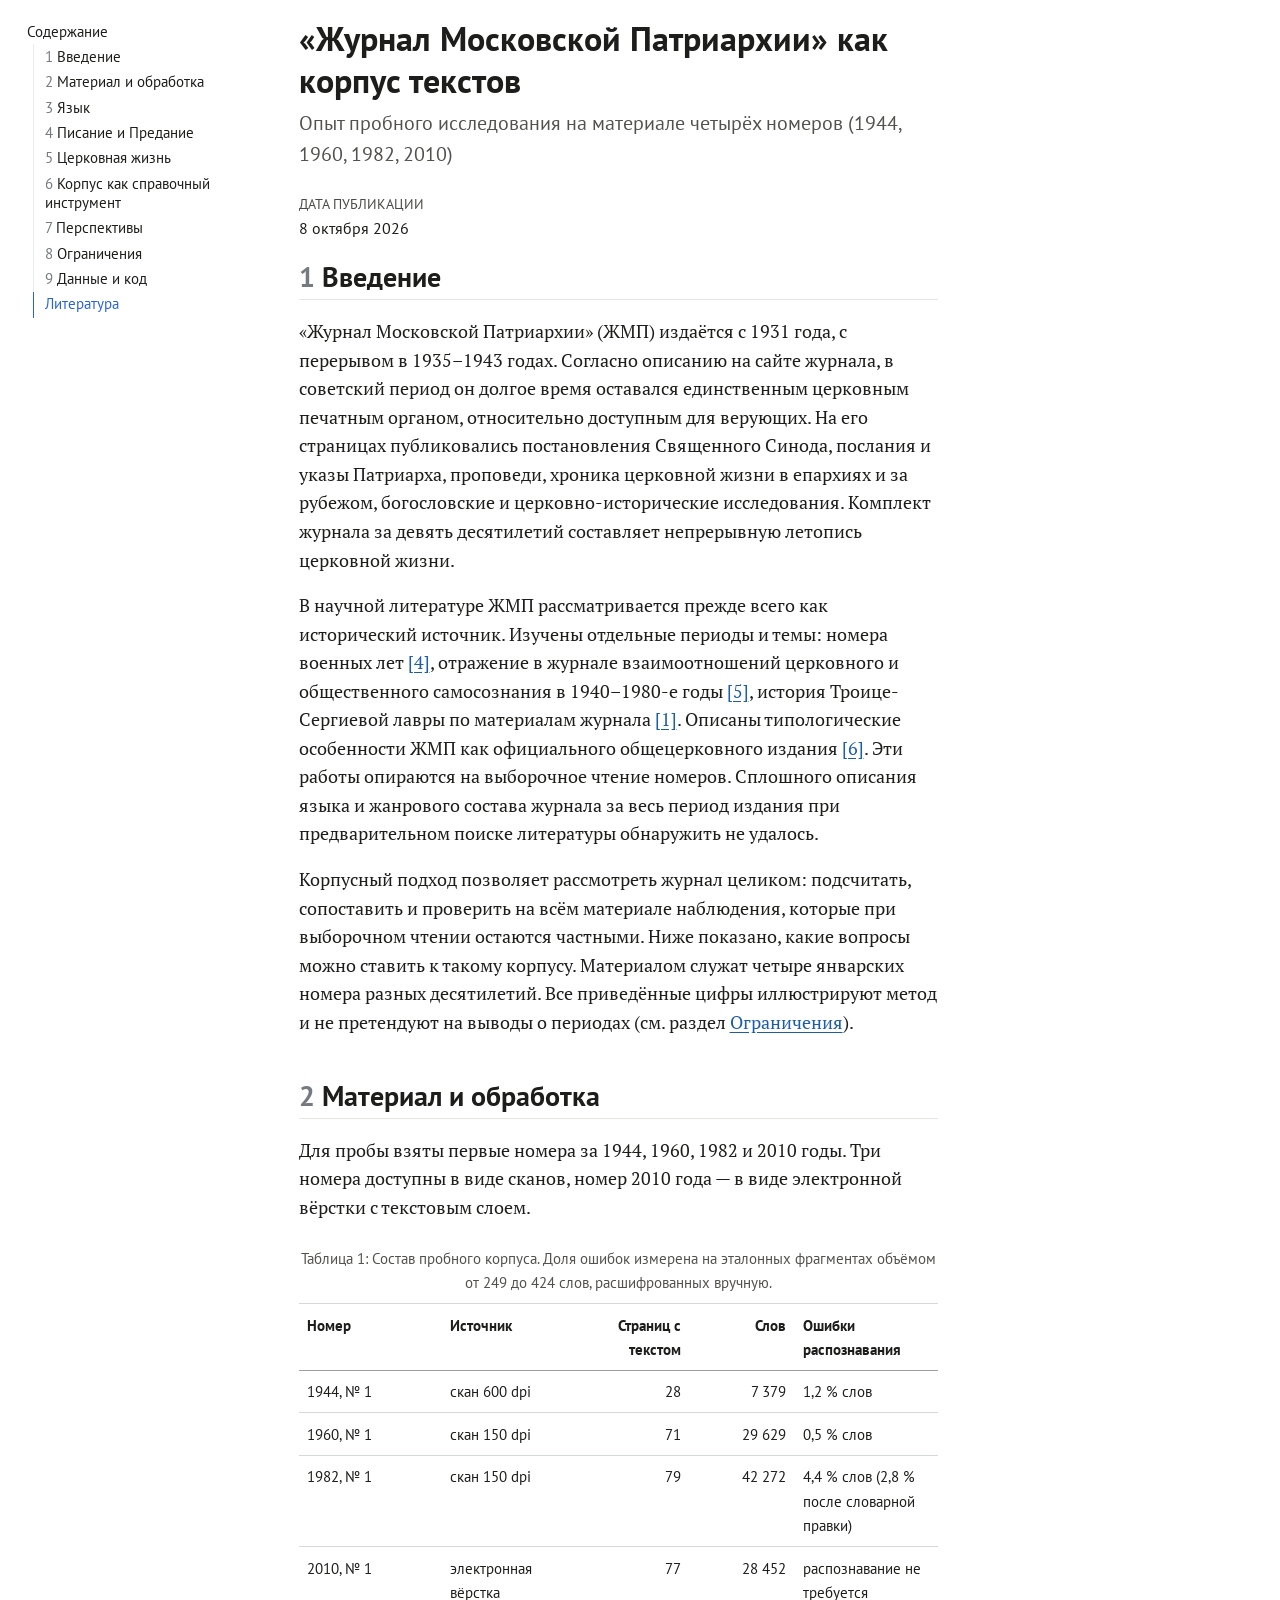
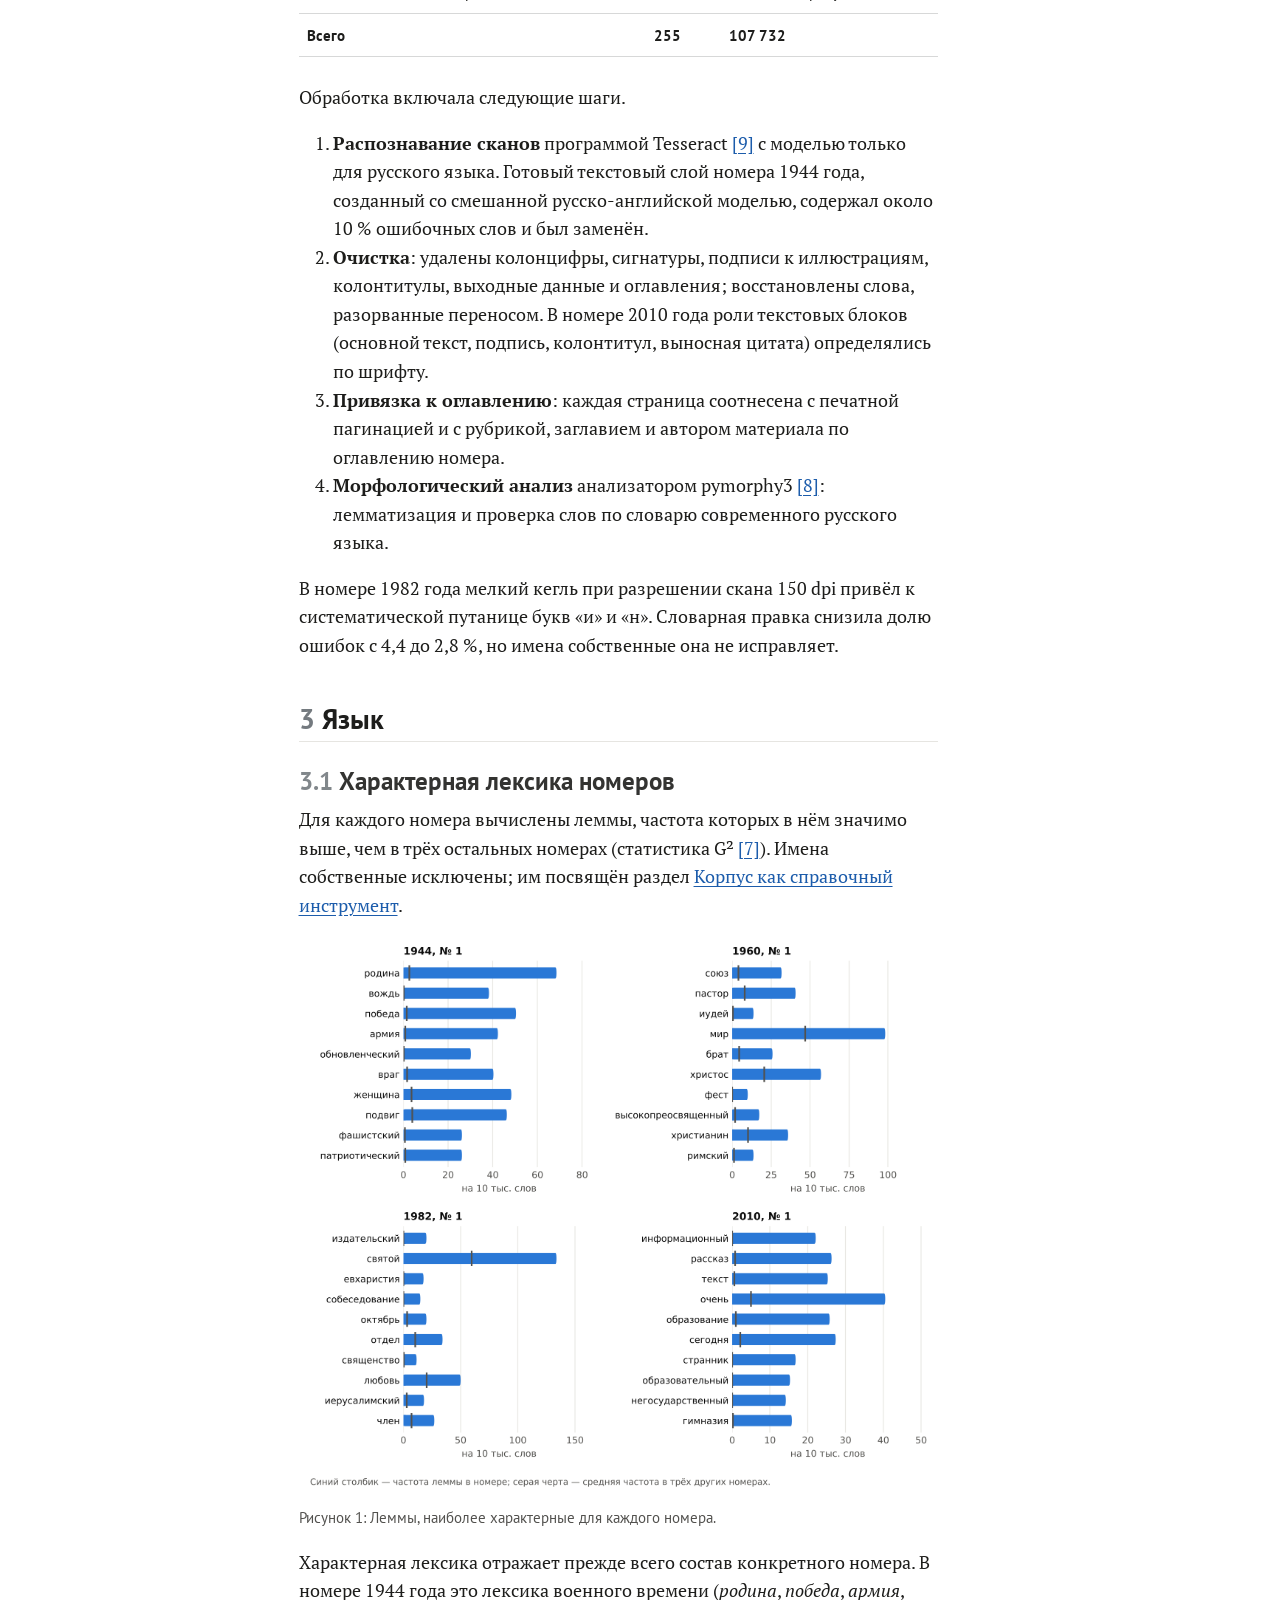
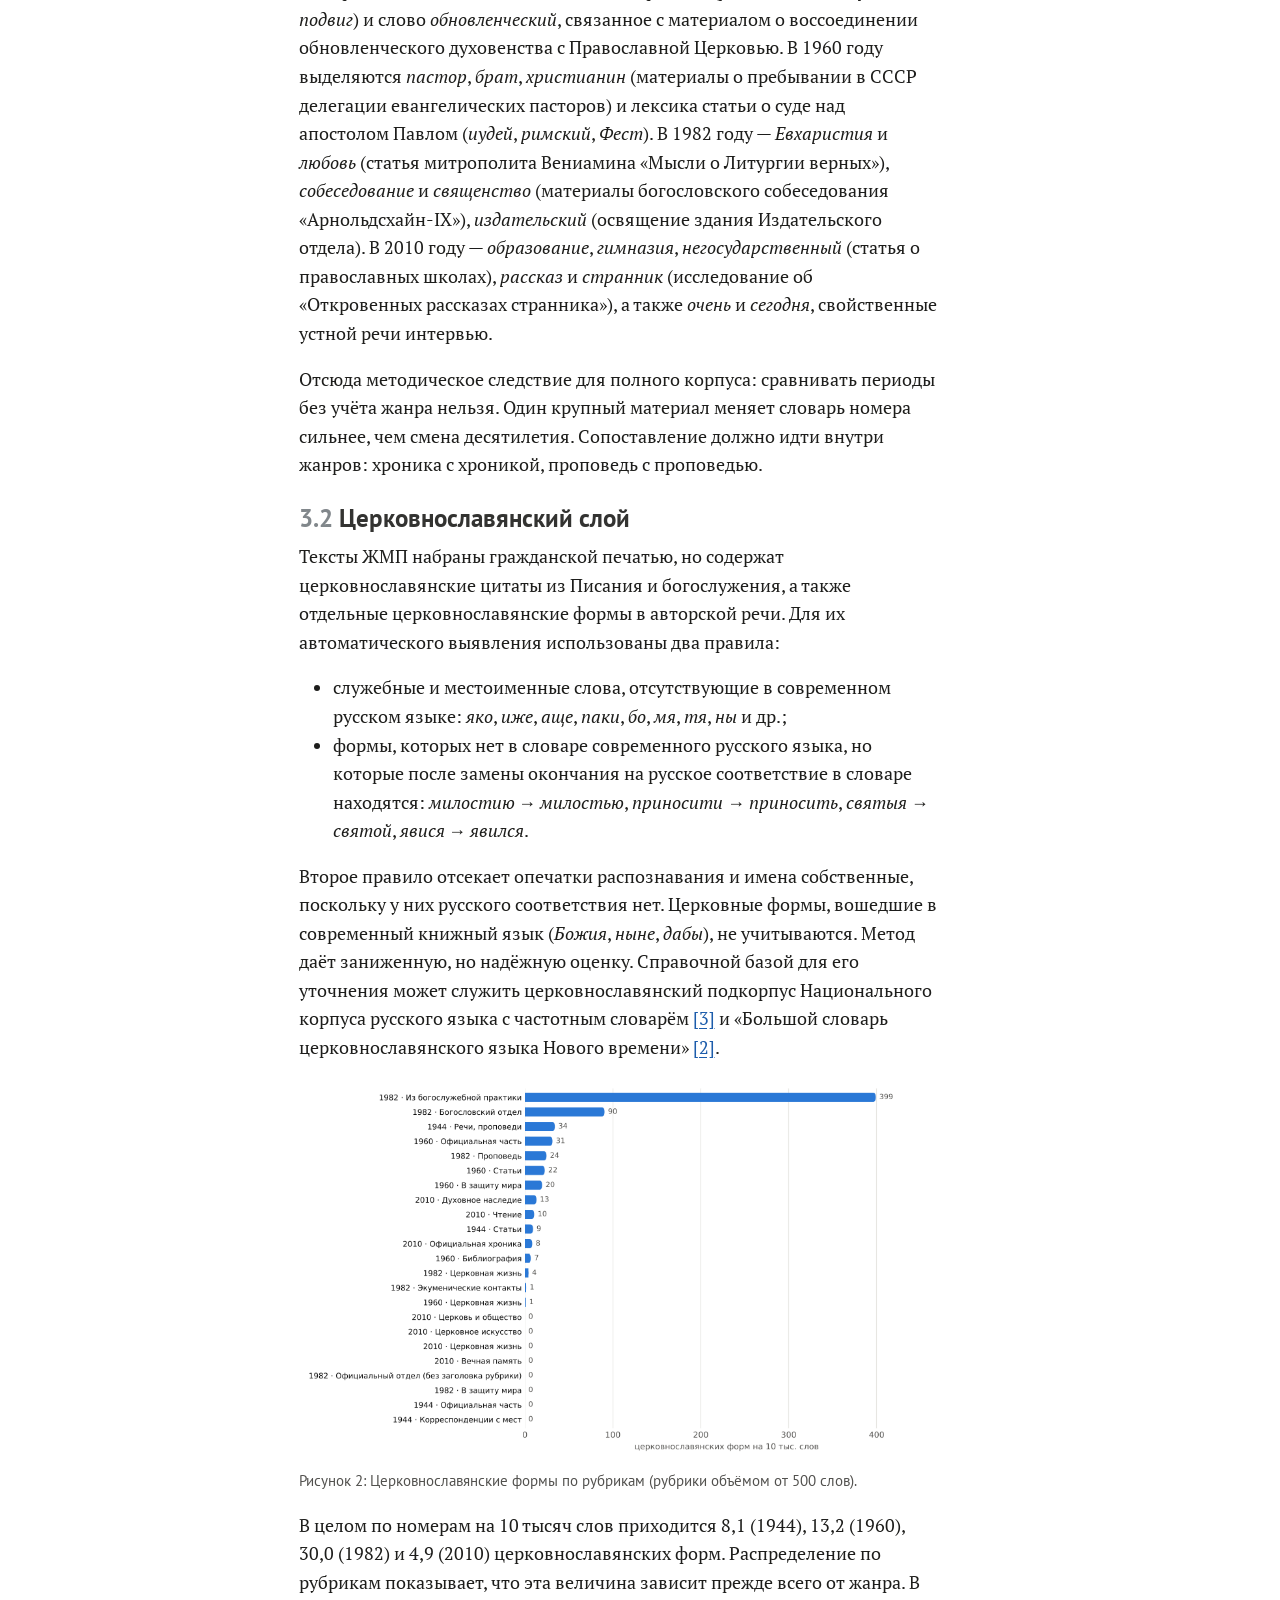
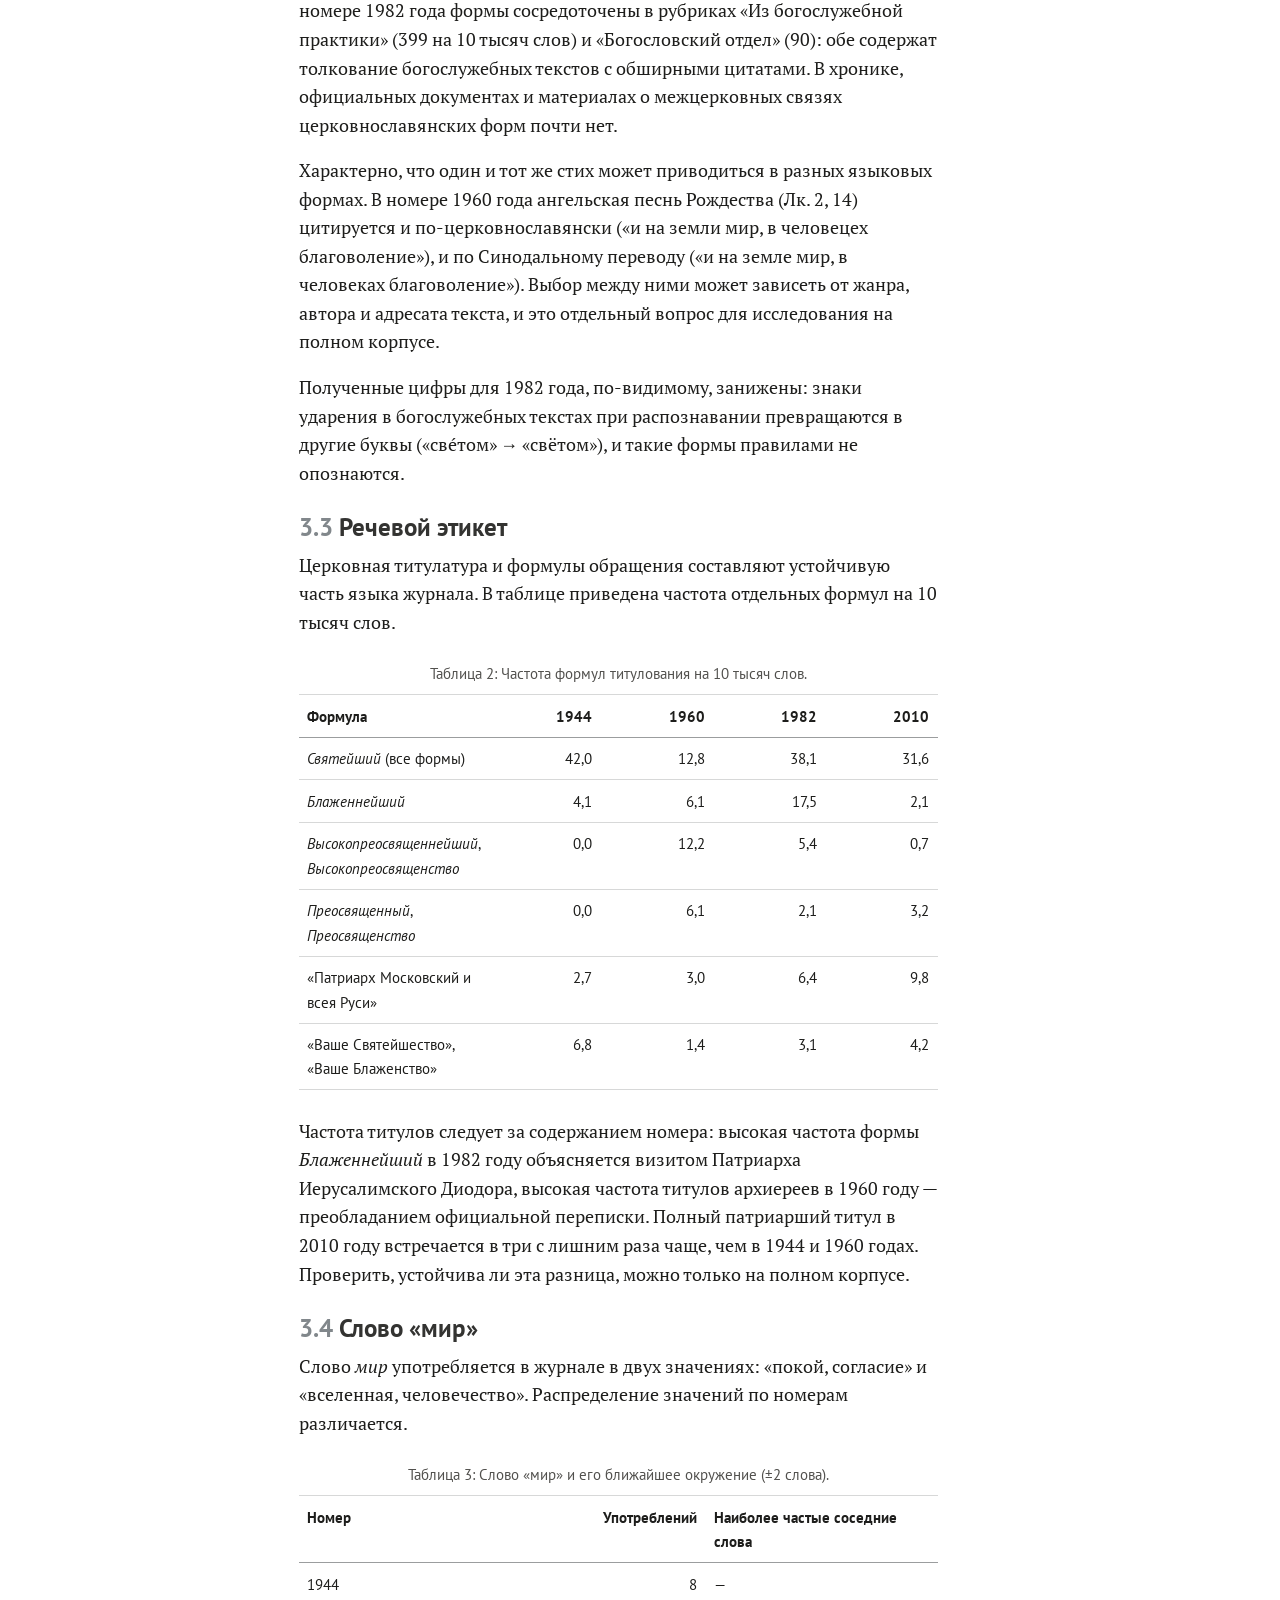
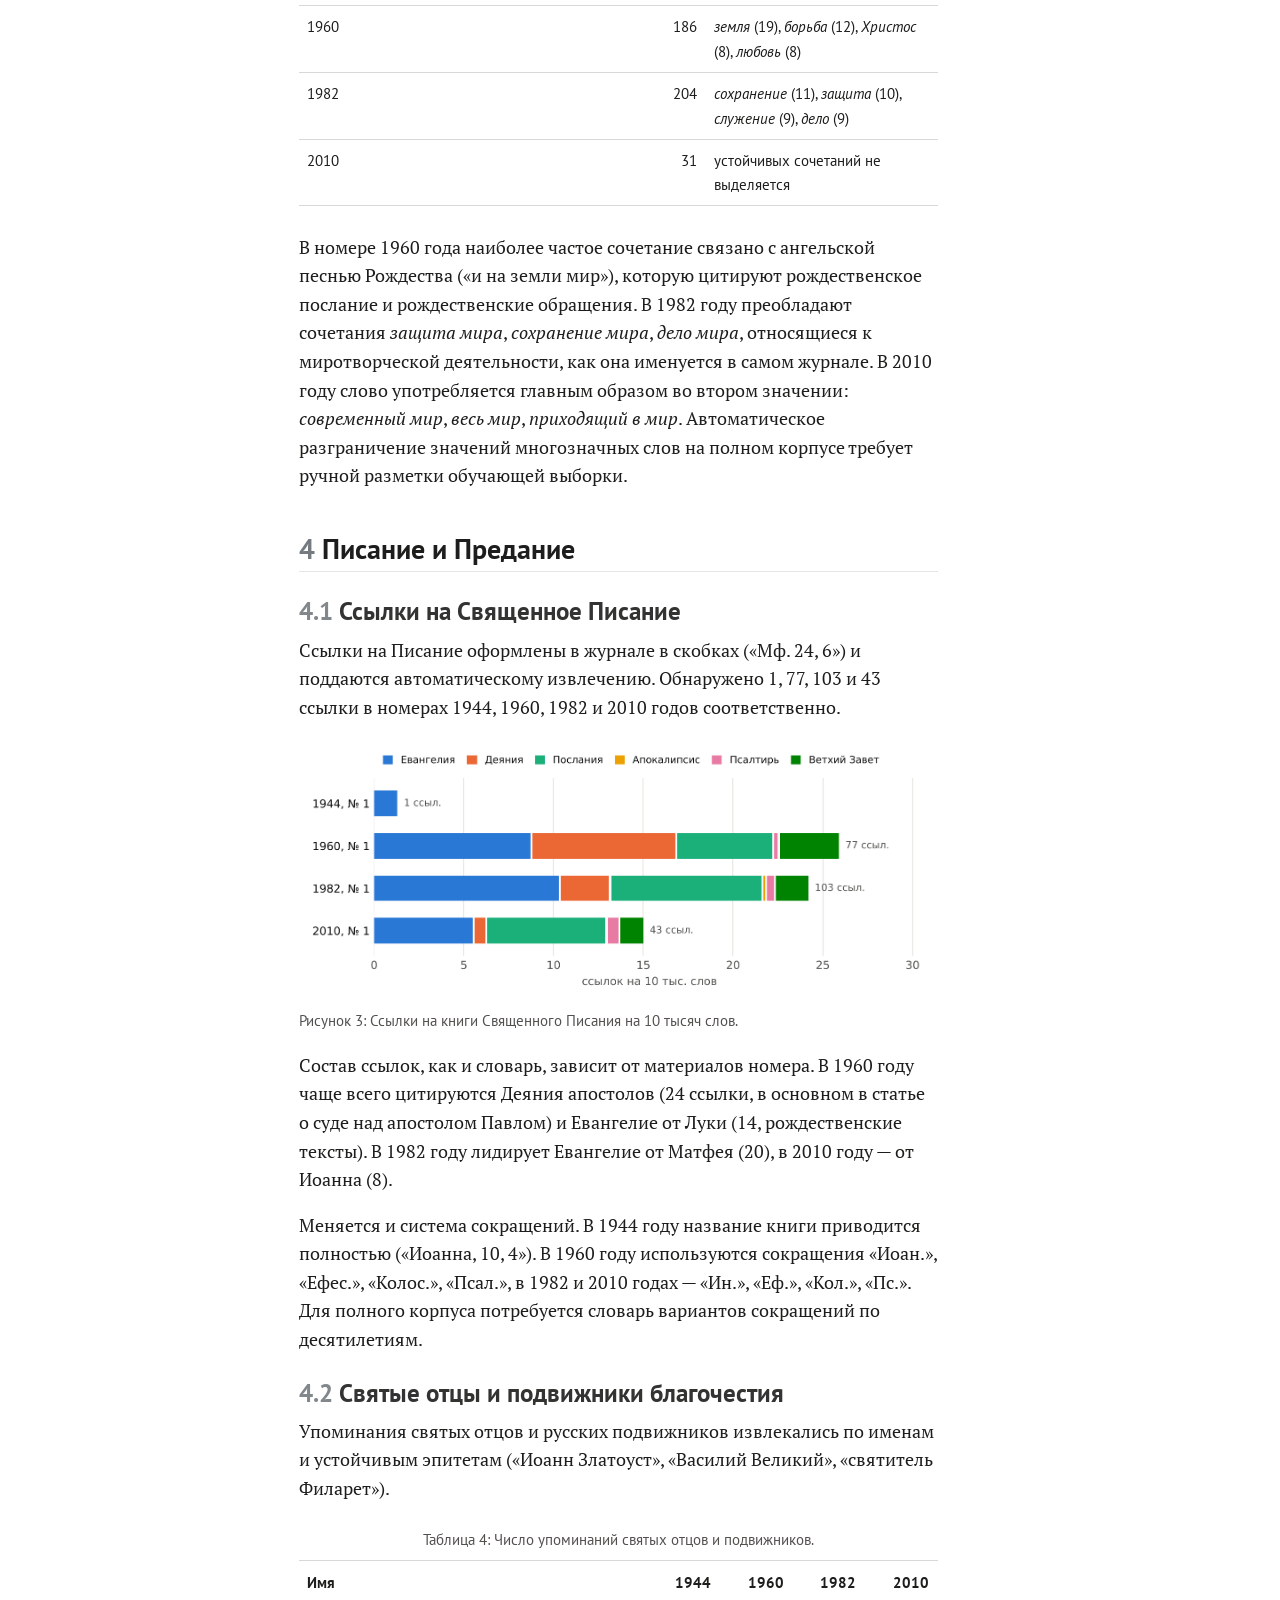
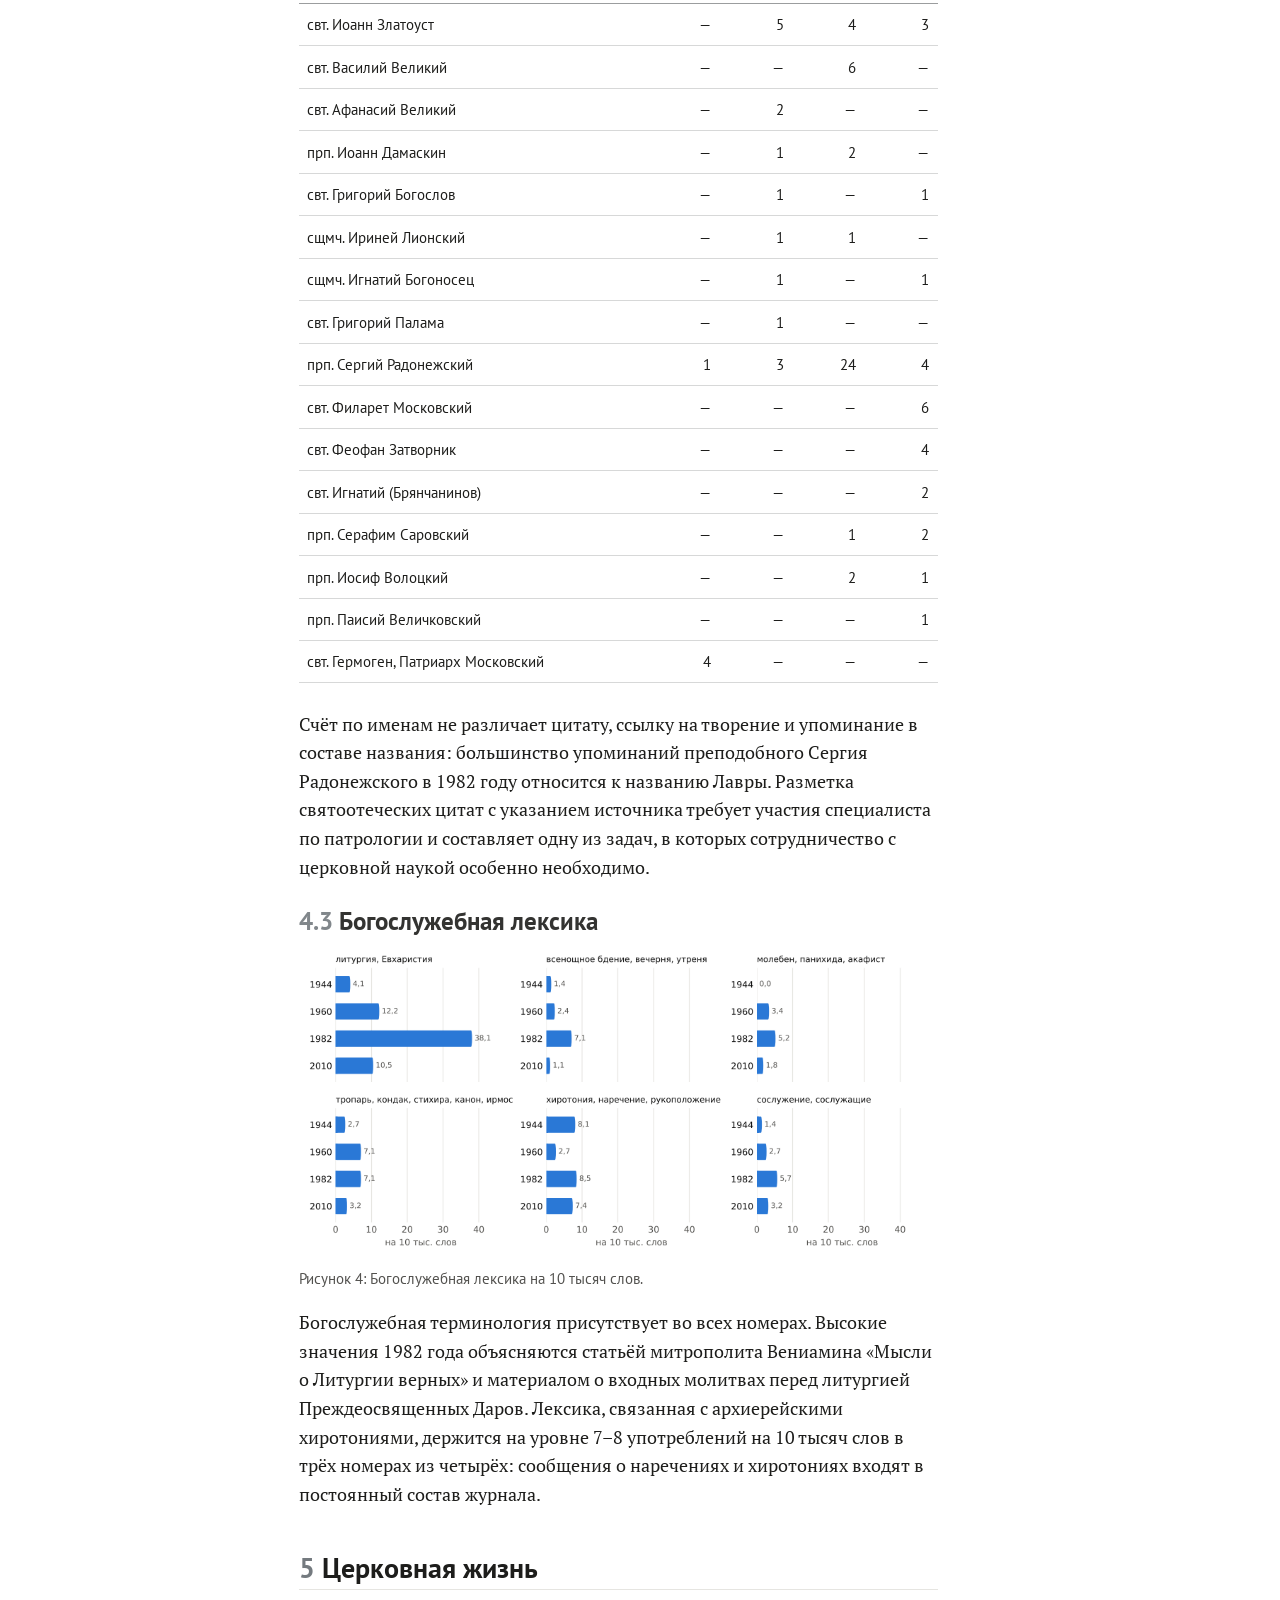
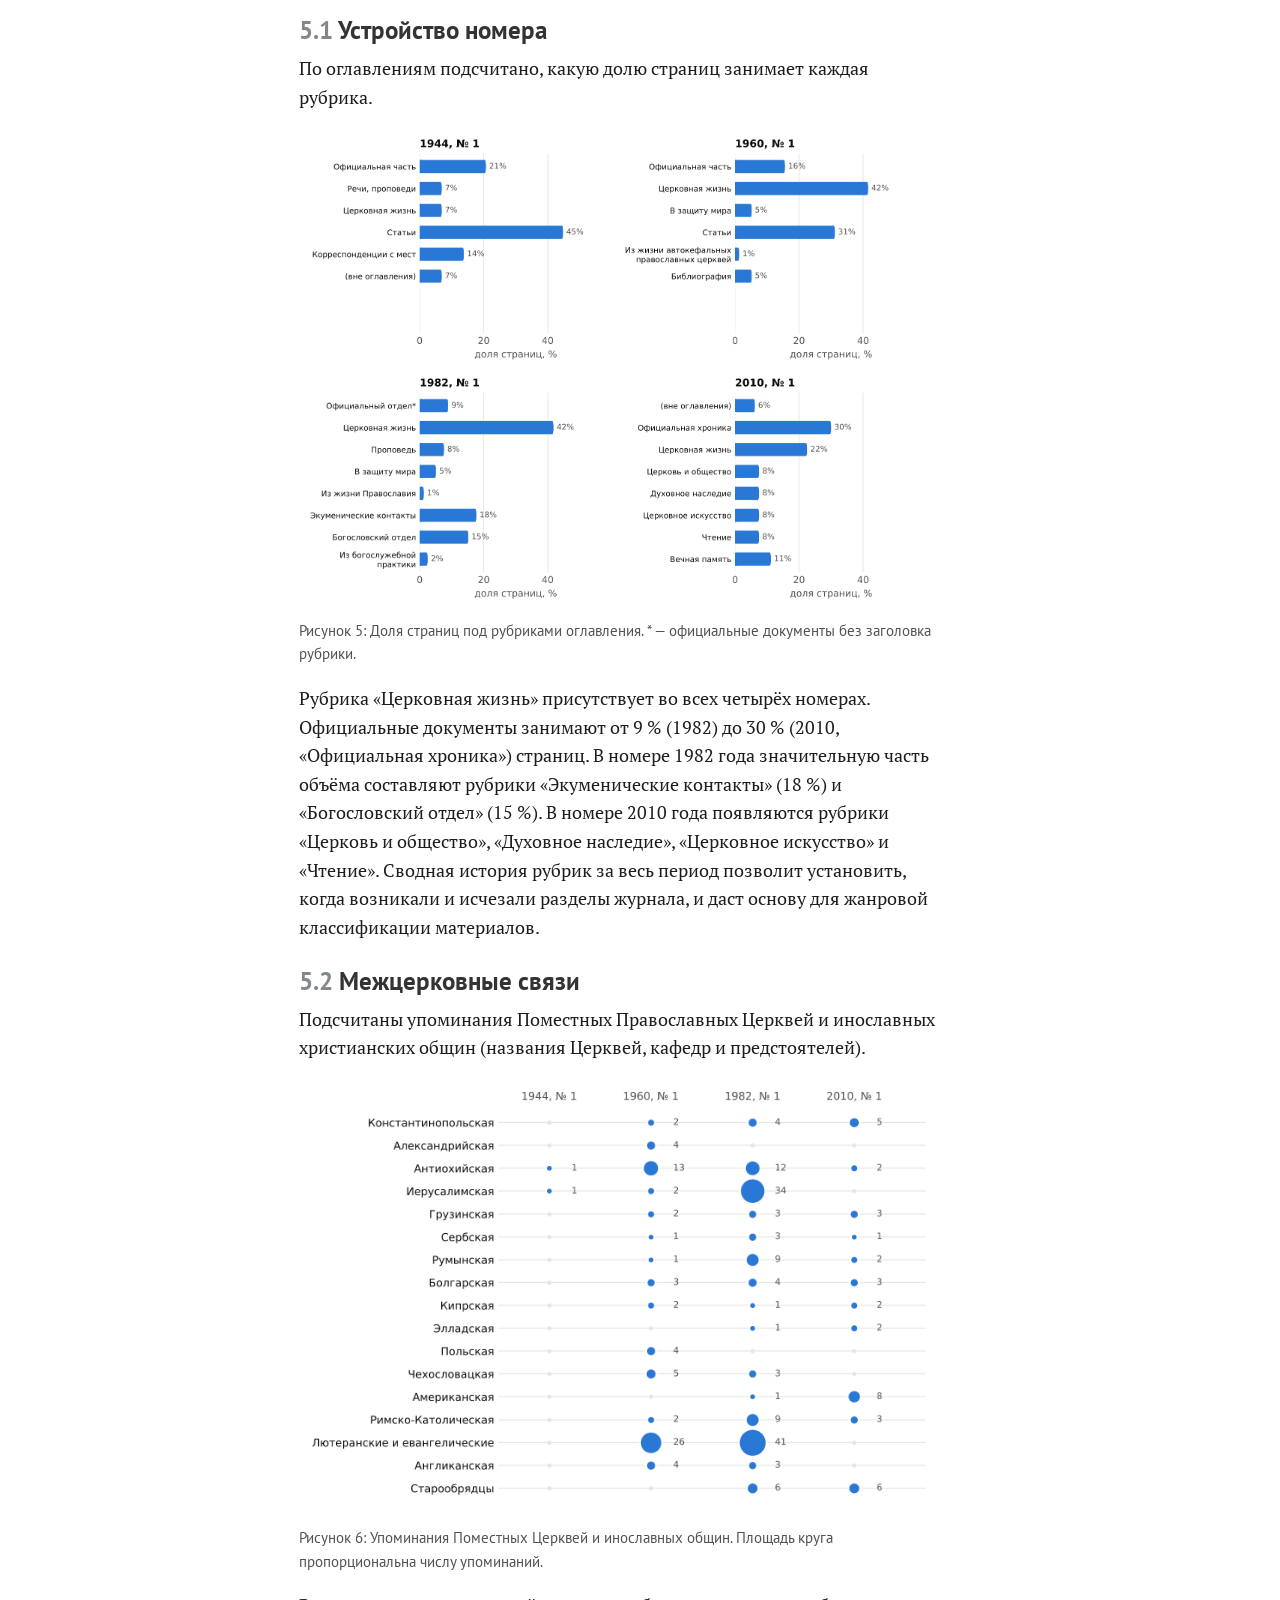
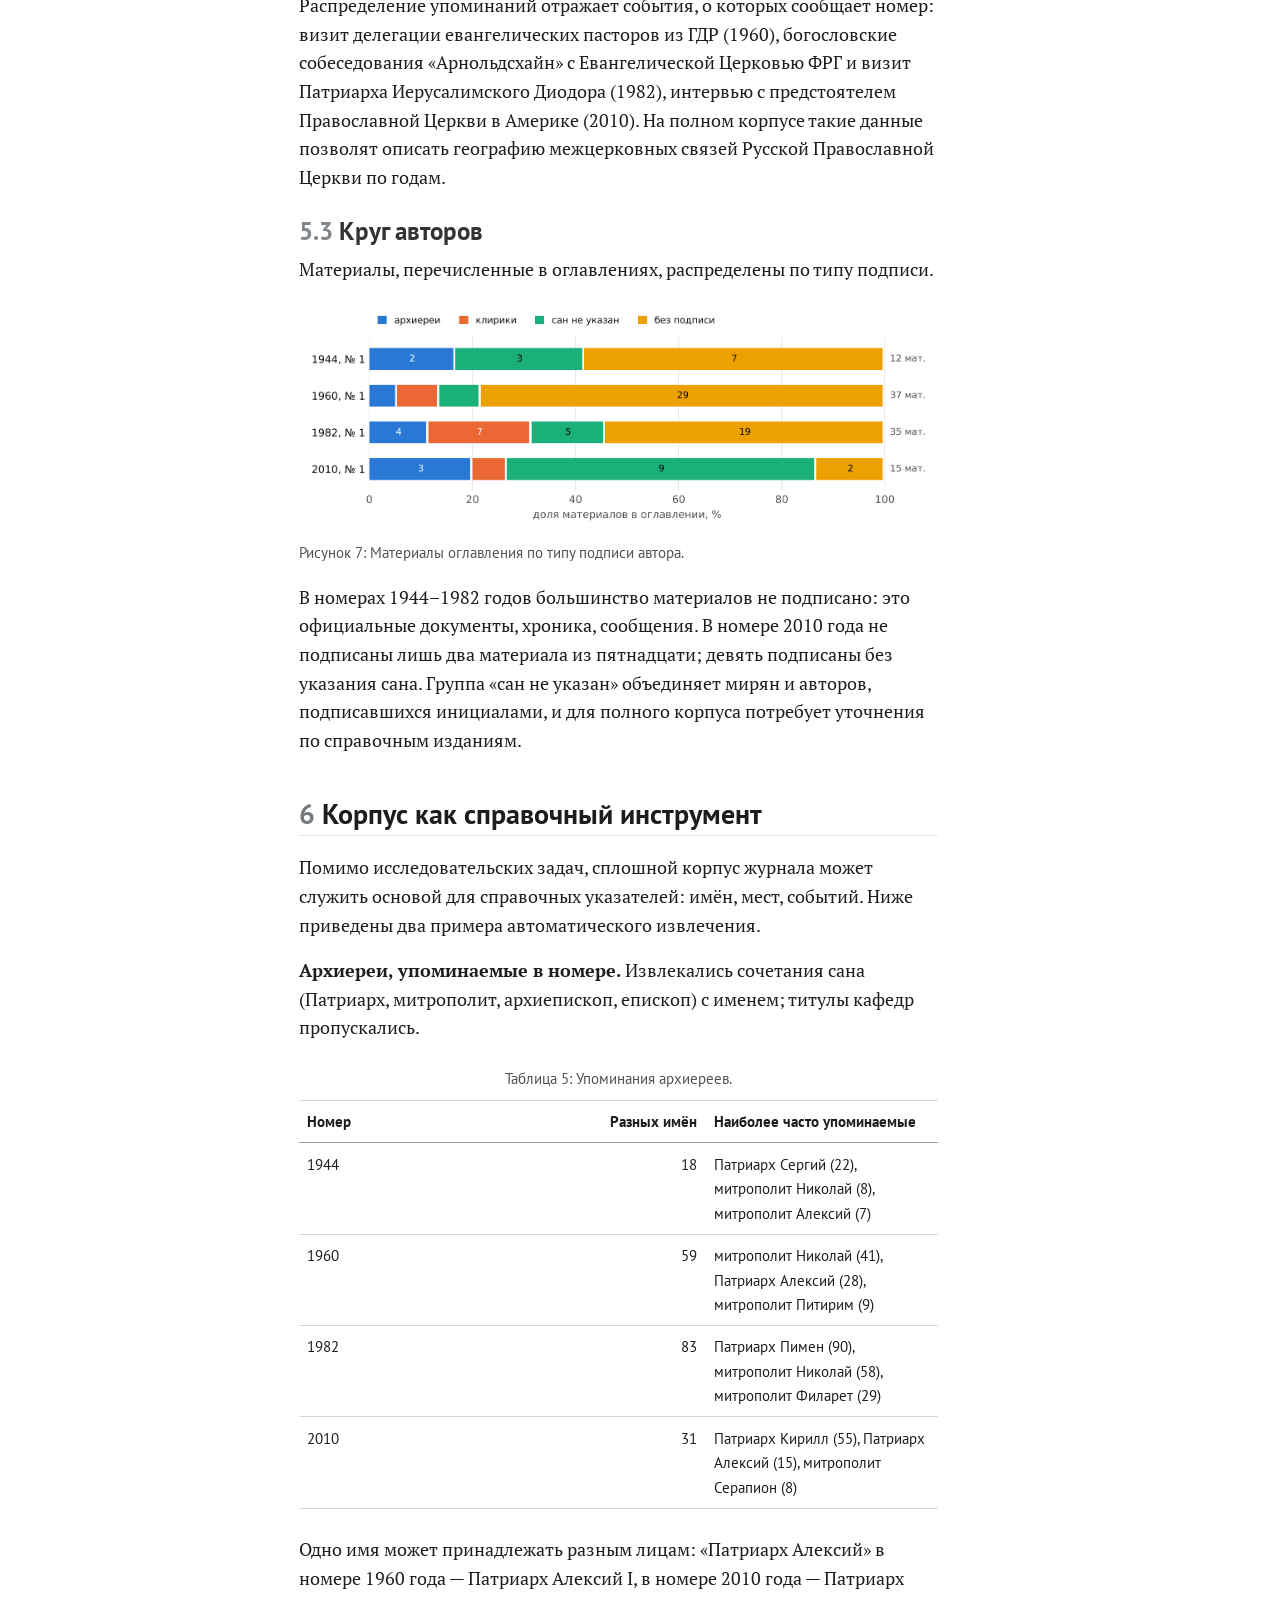
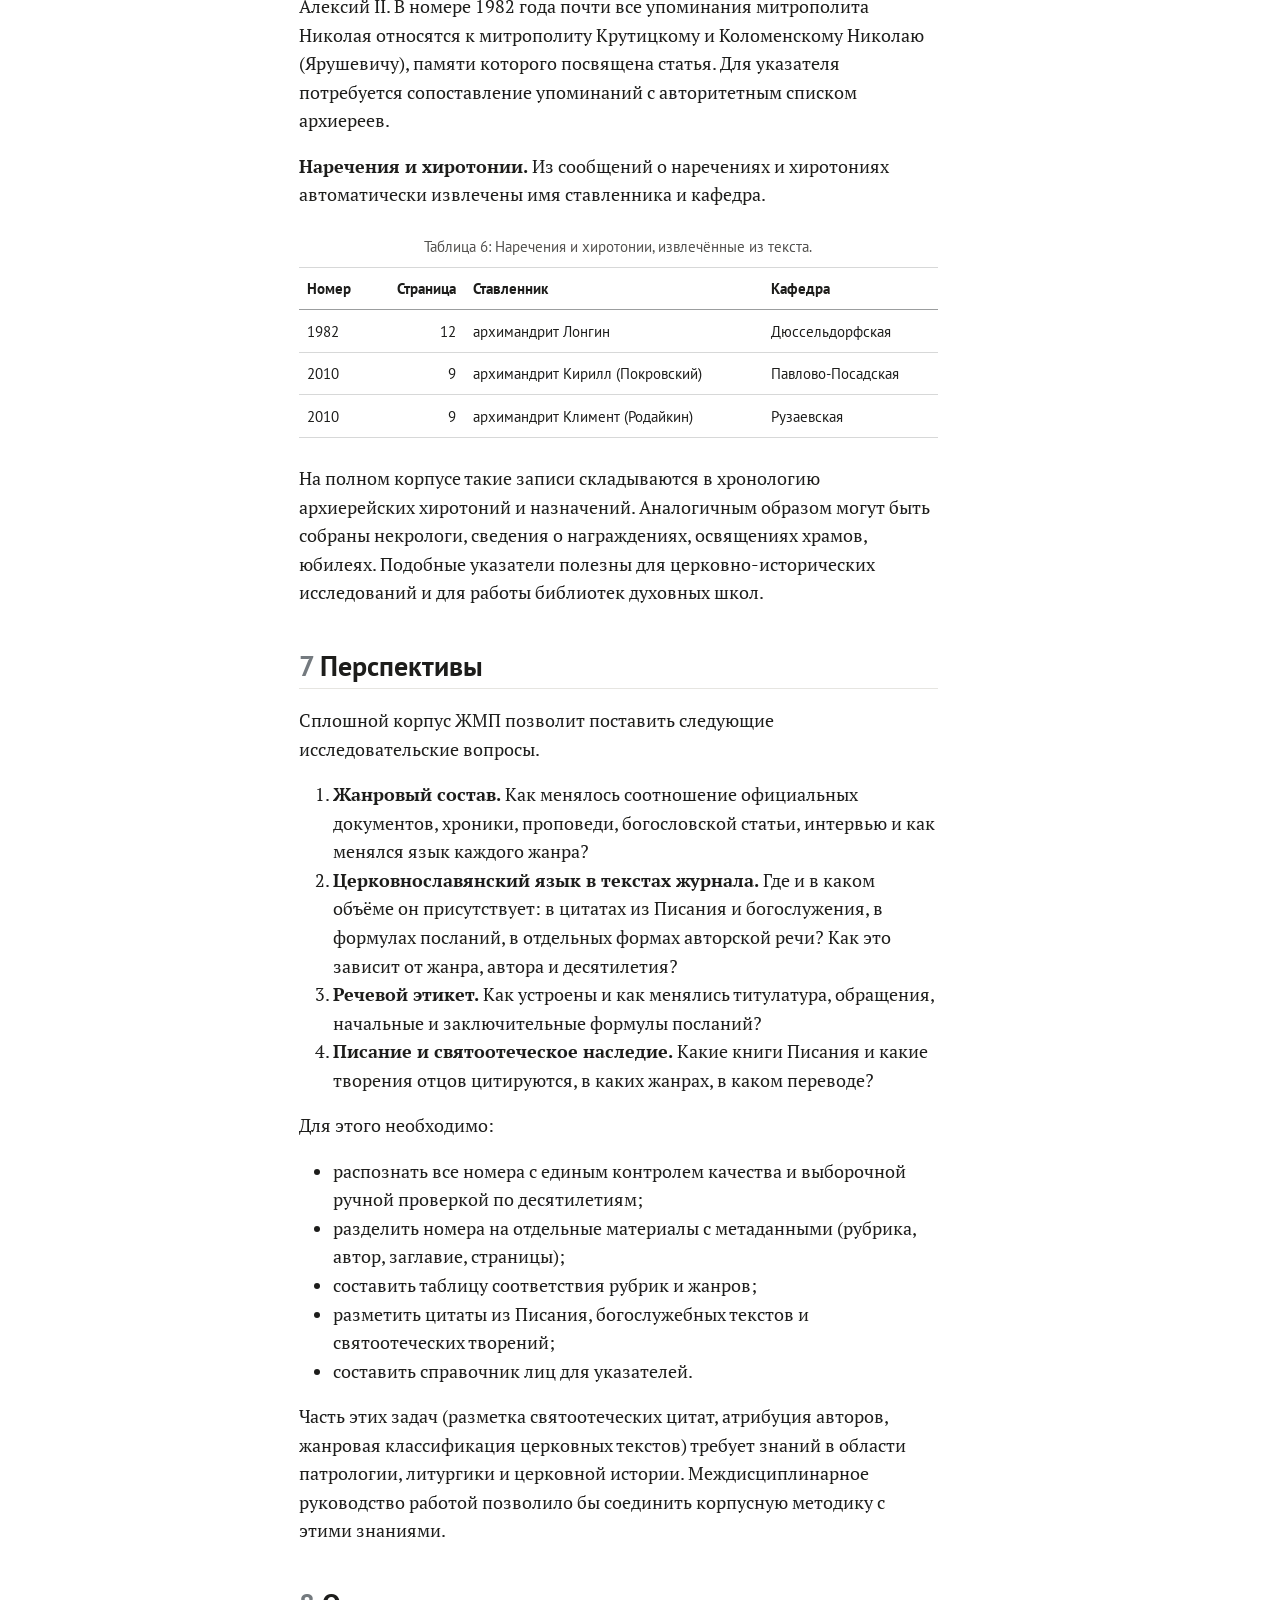
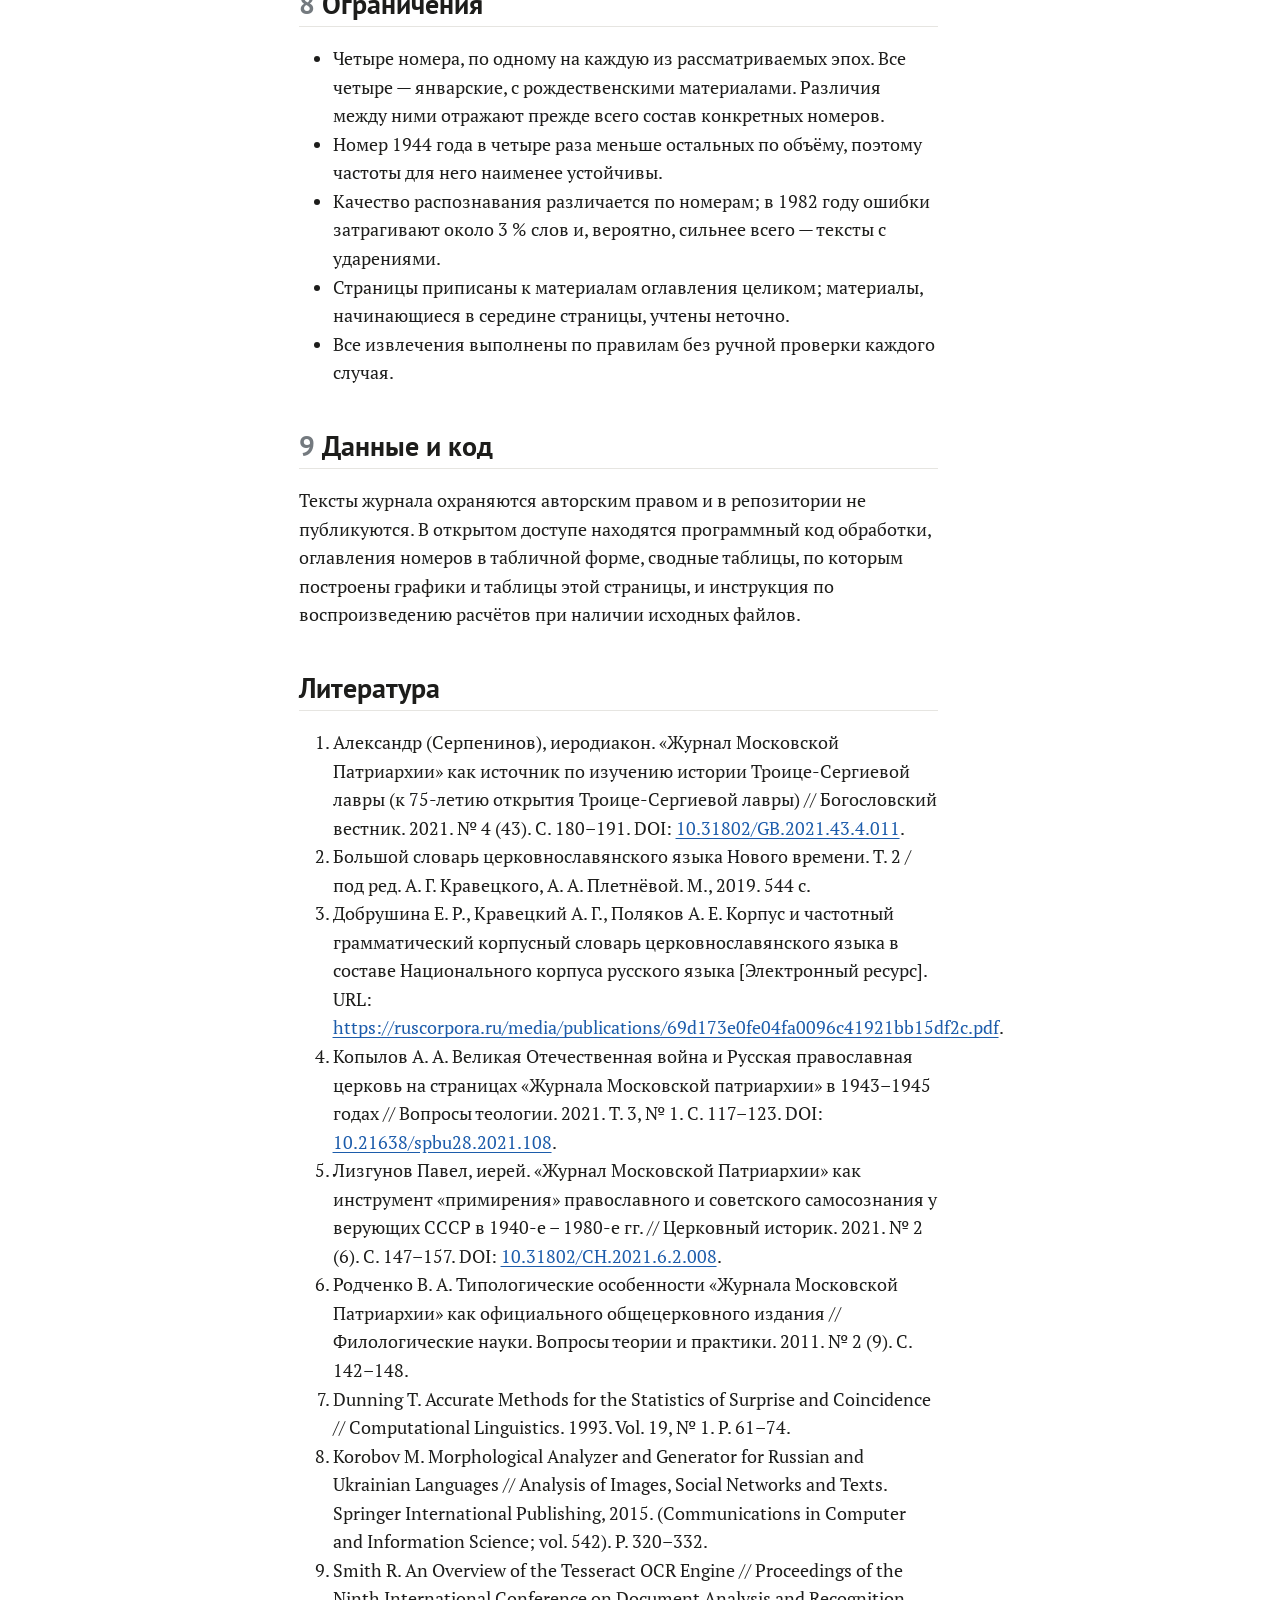
<file: docs/index.html>
<!DOCTYPE html>
<html xmlns="http://www.w3.org/1999/xhtml" lang="ru" xml:lang="ru"><head>

<meta charset="utf-8">
<meta name="generator" content="quarto-1.10.19">

<meta name="viewport" content="width=device-width, initial-scale=1.0, user-scalable=yes">


<title>«Журнал Московской Патриархии» как корпус текстов</title>
<style>
/* Default styles provided by pandoc.
** See https://pandoc.org/MANUAL.html#variables-for-html for config info.
*/
span.smallcaps{font-variant: small-caps;}
div.columns{display: flex; gap: 1.5em;}
div.column{flex: auto;}
@media screen {
div.columns{gap: min(4vw, 1.5em);}
div.column{overflow-x: auto;}
}
div.hanging-indent{margin-left: 1.5em; text-indent: -1.5em;}
ul.task-list{list-style: none;}
ul.task-list li input[type="checkbox"] {
  width: 0.8em;
  margin: 0 0.8em 0.2em -1em; /* quarto-specific, see https://github.com/quarto-dev/quarto-cli/issues/4556 */ 
  vertical-align: middle;
}
</style>


<script src="index_files/libs/clipboard/clipboard.min.js"></script>
<script src="index_files/libs/quarto-html/quarto.js" type="module"></script>
<script src="index_files/libs/quarto-html/tabsets/tabsets.js" type="module"></script>
<script src="index_files/libs/quarto-html/popper.min.js"></script>
<script src="index_files/libs/quarto-html/tippy.umd.min.js"></script>
<script src="index_files/libs/quarto-html/anchor.min.js"></script>
<link href="index_files/libs/quarto-html/tippy.css" rel="stylesheet">
<link href="index_files/libs/quarto-html/quarto-syntax-highlighting-bf27225e3a48a9273f3daa8f8e829971.css" rel="stylesheet" id="quarto-text-highlighting-styles">
<script src="index_files/libs/bootstrap/bootstrap.min.js"></script>
<link href="index_files/libs/bootstrap/bootstrap-icons.css" rel="stylesheet">
<link href="index_files/libs/bootstrap/bootstrap-2411115c684c1c77941912feb38d3e56.min.css" rel="stylesheet" append-hash="true" id="quarto-bootstrap" data-mode="light">
<script src="index_files/libs/quarto-contrib/glightbox/glightbox.min.js"></script>
<link href="index_files/libs/quarto-contrib/glightbox/glightbox.min.css" rel="stylesheet">
<link href="index_files/libs/quarto-contrib/glightbox/lightbox.css" rel="stylesheet">
<style>html{ scroll-behavior: smooth; }</style>


<link rel="stylesheet" href="styles.css">
</head>

<body class="quarto-light">

<div id="quarto-content" class="page-columns page-rows-contents page-layout-article toc-left">
<div id="quarto-sidebar-toc-left" class="sidebar toc-left">
  <nav id="TOC" role="doc-toc" class="toc-active">
    <h2 id="toc-title">Содержание</h2>
   
  <ul>
  <li><a href="#введение" id="toc-введение" class="nav-link active" data-scroll-target="#введение"><span class="header-section-number">1</span> Введение</a></li>
  <li><a href="#материал-и-обработка" id="toc-материал-и-обработка" class="nav-link" data-scroll-target="#материал-и-обработка"><span class="header-section-number">2</span> Материал и обработка</a></li>
  <li><a href="#язык" id="toc-язык" class="nav-link" data-scroll-target="#язык"><span class="header-section-number">3</span> Язык</a>
  <ul class="collapse">
  <li><a href="#характерная-лексика-номеров" id="toc-характерная-лексика-номеров" class="nav-link" data-scroll-target="#характерная-лексика-номеров"><span class="header-section-number">3.1</span> Характерная лексика номеров</a></li>
  <li><a href="#церковнославянский-слой" id="toc-церковнославянский-слой" class="nav-link" data-scroll-target="#церковнославянский-слой"><span class="header-section-number">3.2</span> Церковнославянский слой</a></li>
  <li><a href="#речевой-этикет" id="toc-речевой-этикет" class="nav-link" data-scroll-target="#речевой-этикет"><span class="header-section-number">3.3</span> Речевой этикет</a></li>
  <li><a href="#слово-мир" id="toc-слово-мир" class="nav-link" data-scroll-target="#слово-мир"><span class="header-section-number">3.4</span> Слово «мир»</a></li>
  </ul></li>
  <li><a href="#писание-и-предание" id="toc-писание-и-предание" class="nav-link" data-scroll-target="#писание-и-предание"><span class="header-section-number">4</span> Писание и Предание</a>
  <ul class="collapse">
  <li><a href="#ссылки-на-священное-писание" id="toc-ссылки-на-священное-писание" class="nav-link" data-scroll-target="#ссылки-на-священное-писание"><span class="header-section-number">4.1</span> Ссылки на Священное Писание</a></li>
  <li><a href="#святые-отцы-и-подвижники-благочестия" id="toc-святые-отцы-и-подвижники-благочестия" class="nav-link" data-scroll-target="#святые-отцы-и-подвижники-благочестия"><span class="header-section-number">4.2</span> Святые отцы и подвижники благочестия</a></li>
  <li><a href="#богослужебная-лексика" id="toc-богослужебная-лексика" class="nav-link" data-scroll-target="#богослужебная-лексика"><span class="header-section-number">4.3</span> Богослужебная лексика</a></li>
  </ul></li>
  <li><a href="#церковная-жизнь" id="toc-церковная-жизнь" class="nav-link" data-scroll-target="#церковная-жизнь"><span class="header-section-number">5</span> Церковная жизнь</a>
  <ul class="collapse">
  <li><a href="#устройство-номера" id="toc-устройство-номера" class="nav-link" data-scroll-target="#устройство-номера"><span class="header-section-number">5.1</span> Устройство номера</a></li>
  <li><a href="#межцерковные-связи" id="toc-межцерковные-связи" class="nav-link" data-scroll-target="#межцерковные-связи"><span class="header-section-number">5.2</span> Межцерковные связи</a></li>
  <li><a href="#круг-авторов" id="toc-круг-авторов" class="nav-link" data-scroll-target="#круг-авторов"><span class="header-section-number">5.3</span> Круг авторов</a></li>
  </ul></li>
  <li><a href="#корпус-как-справочный-инструмент" id="toc-корпус-как-справочный-инструмент" class="nav-link" data-scroll-target="#корпус-как-справочный-инструмент"><span class="header-section-number">6</span> Корпус как справочный инструмент</a></li>
  <li><a href="#перспективы" id="toc-перспективы" class="nav-link" data-scroll-target="#перспективы"><span class="header-section-number">7</span> Перспективы</a></li>
  <li><a href="#ограничения" id="toc-ограничения" class="nav-link" data-scroll-target="#ограничения"><span class="header-section-number">8</span> Ограничения</a></li>
  <li><a href="#данные-и-код" id="toc-данные-и-код" class="nav-link" data-scroll-target="#данные-и-код"><span class="header-section-number">9</span> Данные и код</a></li>
  <li><a href="#литература" id="toc-литература" class="nav-link" data-scroll-target="#литература">Литература</a></li>
  </ul>
</nav>
</div>
<div id="quarto-margin-sidebar" class="sidebar margin-sidebar zindex-bottom">
</div>
<main class="content" id="quarto-document-content">

<header id="title-block-header" class="quarto-title-block default">
<div class="quarto-title">
<h1 class="title">«Журнал Московской Патриархии» как корпус текстов</h1>
<p class="subtitle lead">Опыт пробного исследования на материале четырёх номеров (1944, 1960, 1982, 2010)</p>
</div>



<div class="quarto-title-meta">

    
    <div>
    <div class="quarto-title-meta-heading">Дата публикации</div>
    <div class="quarto-title-meta-contents">
      <p class="date">8 октября 2026</p>
    </div>
  </div>
  
    
  </div>
  


</header>


<section id="введение" class="level2" data-number="1">
<h2 data-number="1" class="anchored" data-anchor-id="введение"><span class="header-section-number">1</span> Введение</h2>
<p>«Журнал Московской Патриархии» (ЖМП) издаётся с 1931 года, с перерывом в 1935–1943 годах. Согласно описанию на сайте журнала, в советский период он долгое время оставался единственным церковным печатным органом, относительно доступным для верующих. На его страницах публиковались постановления Священного Синода, послания и указы Патриарха, проповеди, хроника церковной жизни в епархиях и за рубежом, богословские и церковно-исторические исследования. Комплект журнала за девять десятилетий составляет непрерывную летопись церковной жизни.</p>
<p>В научной литературе ЖМП рассматривается прежде всего как исторический источник. Изучены отдельные периоды и темы: номера военных лет <a href="#lit-4">[4]</a>, отражение в журнале взаимоотношений церковного и общественного самосознания в 1940–1980-е годы <a href="#lit-5">[5]</a>, история Троице-Сергиевой лавры по материалам журнала <a href="#lit-1">[1]</a>. Описаны типологические особенности ЖМП как официального общецерковного издания <a href="#lit-6">[6]</a>. Эти работы опираются на выборочное чтение номеров. Сплошного описания языка и жанрового состава журнала за весь период издания при предварительном поиске литературы обнаружить не удалось.</p>
<p>Корпусный подход позволяет рассмотреть журнал целиком: подсчитать, сопоставить и проверить на всём материале наблюдения, которые при выборочном чтении остаются частными. Ниже показано, какие вопросы можно ставить к такому корпусу. Материалом служат четыре январских номера разных десятилетий. Все приведённые цифры иллюстрируют метод и не претендуют на выводы о периодах (см. раздел <a href="#ограничения">Ограничения</a>).</p>
</section>
<section id="материал-и-обработка" class="level2" data-number="2">
<h2 data-number="2" class="anchored" data-anchor-id="материал-и-обработка"><span class="header-section-number">2</span> Материал и обработка</h2>
<p>Для пробы взяты первые номера за 1944, 1960, 1982 и 2010 годы. Три номера доступны в виде сканов, номер 2010 года — в виде электронной вёрстки с текстовым слоем.</p>
<div id="tbl-material" class="quarto-float quarto-figure quarto-figure-center anchored">
<figure class="quarto-float quarto-float-tbl figure">
<figcaption class="quarto-float-caption-top quarto-float-caption quarto-float-tbl" id="tbl-material-caption-0ceaefa1-69ba-4598-a22c-09a6ac19f8ca">
Таблица&nbsp;1: Состав пробного корпуса. Доля ошибок измерена на эталонных фрагментах объёмом от 249 до 424 слов, расшифрованных вручную.
</figcaption>
<div aria-describedby="tbl-material-caption-0ceaefa1-69ba-4598-a22c-09a6ac19f8ca">
<table class="caption-top table">
<colgroup>
<col style="width: 22%">
<col style="width: 22%">
<col style="width: 16%">
<col style="width: 16%">
<col style="width: 22%">
</colgroup>
<thead>
<tr class="header">
<th style="text-align: left;">Номер</th>
<th style="text-align: left;">Источник</th>
<th style="text-align: right;">Страниц с текстом</th>
<th style="text-align: right;">Слов</th>
<th style="text-align: left;">Ошибки распознавания</th>
</tr>
</thead>
<tbody>
<tr class="odd">
<td style="text-align: left;">1944, № 1</td>
<td style="text-align: left;">скан 600 dpi</td>
<td style="text-align: right;">28</td>
<td style="text-align: right;">7 379</td>
<td style="text-align: left;">1,2 % слов</td>
</tr>
<tr class="even">
<td style="text-align: left;">1960, № 1</td>
<td style="text-align: left;">скан 150 dpi</td>
<td style="text-align: right;">71</td>
<td style="text-align: right;">29 629</td>
<td style="text-align: left;">0,5 % слов</td>
</tr>
<tr class="odd">
<td style="text-align: left;">1982, № 1</td>
<td style="text-align: left;">скан 150 dpi</td>
<td style="text-align: right;">79</td>
<td style="text-align: right;">42 272</td>
<td style="text-align: left;">4,4 % слов (2,8 % после словарной правки)</td>
</tr>
<tr class="even">
<td style="text-align: left;">2010, № 1</td>
<td style="text-align: left;">электронная вёрстка</td>
<td style="text-align: right;">77</td>
<td style="text-align: right;">28 452</td>
<td style="text-align: left;">распознавание не требуется</td>
</tr>
<tr class="odd">
<td style="text-align: left;"><strong>Всего</strong></td>
<td style="text-align: left;"></td>
<td style="text-align: right;"><strong>255</strong></td>
<td style="text-align: right;"><strong>107 732</strong></td>
<td style="text-align: left;"></td>
</tr>
</tbody>
</table>
</div>
</figure>
</div>
<p>Обработка включала следующие шаги.</p>
<ol type="1">
<li><strong>Распознавание сканов</strong> программой Tesseract <a href="#lit-9">[9]</a> с моделью только для русского языка. Готовый текстовый слой номера 1944 года, созданный со смешанной русско-английской моделью, содержал около 10 % ошибочных слов и был заменён.</li>
<li><strong>Очистка</strong>: удалены колонцифры, сигнатуры, подписи к иллюстрациям, колонтитулы, выходные данные и оглавления; восстановлены слова, разорванные переносом. В номере 2010 года роли текстовых блоков (основной текст, подпись, колонтитул, выносная цитата) определялись по шрифту.</li>
<li><strong>Привязка к оглавлению</strong>: каждая страница соотнесена с печатной пагинацией и с рубрикой, заглавием и автором материала по оглавлению номера.</li>
<li><strong>Морфологический анализ</strong> анализатором pymorphy3 <a href="#lit-8">[8]</a>: лемматизация и проверка слов по словарю современного русского языка.</li>
</ol>
<p>В номере 1982 года мелкий кегль при разрешении скана 150 dpi привёл к систематической путанице букв «и» и «н». Словарная правка снизила долю ошибок с 4,4 до 2,8 %, но имена собственные она не исправляет.</p>
</section>
<section id="язык" class="level2" data-number="3">
<h2 data-number="3" class="anchored" data-anchor-id="язык"><span class="header-section-number">3</span> Язык</h2>
<section id="характерная-лексика-номеров" class="level3" data-number="3.1">
<h3 data-number="3.1" class="anchored" data-anchor-id="характерная-лексика-номеров"><span class="header-section-number">3.1</span> Характерная лексика номеров</h3>
<p>Для каждого номера вычислены леммы, частота которых в нём значимо выше, чем в трёх остальных номерах (статистика G² <a href="#lit-7">[7]</a>). Имена собственные исключены; им посвящён раздел <a href="#корпус-как-справочный-инструмент">Корпус как справочный инструмент</a>.</p>
<div id="fig-keywords" class="quarto-float quarto-figure quarto-figure-center anchored">
<figure class="quarto-float quarto-float-fig figure">
<div aria-describedby="fig-keywords-caption-0ceaefa1-69ba-4598-a22c-09a6ac19f8ca">
<a href="img/keywords.png" class="lightbox" data-gallery="quarto-lightbox-gallery-1" title="Рисунок&nbsp;1: Леммы, наиболее характерные для каждого номера."><img src="img/keywords.png" class="img-fluid figure-img"></a>
</div>
<figcaption class="quarto-float-caption-bottom quarto-float-caption quarto-float-fig" id="fig-keywords-caption-0ceaefa1-69ba-4598-a22c-09a6ac19f8ca">
Рисунок&nbsp;1: Леммы, наиболее характерные для каждого номера.
</figcaption>
</figure>
</div>
<p>Характерная лексика отражает прежде всего состав конкретного номера. В номере 1944 года это лексика военного времени (<em>родина</em>, <em>победа</em>, <em>армия</em>, <em>подвиг</em>) и слово <em>обновленческий</em>, связанное с материалом о воссоединении обновленческого духовенства с Православной Церковью. В 1960 году выделяются <em>пастор</em>, <em>брат</em>, <em>христианин</em> (материалы о пребывании в СССР делегации евангелических пасторов) и лексика статьи о суде над апостолом Павлом (<em>иудей</em>, <em>римский</em>, <em>Фест</em>). В 1982 году — <em>Евхаристия</em> и <em>любовь</em> (статья митрополита Вениамина «Мысли о Литургии верных»), <em>собеседование</em> и <em>священство</em> (материалы богословского собеседования «Арнольдсхайн-IX»), <em>издательский</em> (освящение здания Издательского отдела). В 2010 году — <em>образование</em>, <em>гимназия</em>, <em>негосударственный</em> (статья о православных школах), <em>рассказ</em> и <em>странник</em> (исследование об «Откровенных рассказах странника»), а также <em>очень</em> и <em>сегодня</em>, свойственные устной речи интервью.</p>
<p>Отсюда методическое следствие для полного корпуса: сравнивать периоды без учёта жанра нельзя. Один крупный материал меняет словарь номера сильнее, чем смена десятилетия. Сопоставление должно идти внутри жанров: хроника с хроникой, проповедь с проповедью.</p>
</section>
<section id="церковнославянский-слой" class="level3" data-number="3.2">
<h3 data-number="3.2" class="anchored" data-anchor-id="церковнославянский-слой"><span class="header-section-number">3.2</span> Церковнославянский слой</h3>
<p>Тексты ЖМП набраны гражданской печатью, но содержат церковнославянские цитаты из Писания и богослужения, а также отдельные церковнославянские формы в авторской речи. Для их автоматического выявления использованы два правила:</p>
<ul>
<li>служебные и местоименные слова, отсутствующие в современном русском языке: <em>яко</em>, <em>иже</em>, <em>аще</em>, <em>паки</em>, <em>бо</em>, <em>мя</em>, <em>тя</em>, <em>ны</em> и др.;</li>
<li>формы, которых нет в словаре современного русского языка, но которые после замены окончания на русское соответствие в словаре находятся: <em>милостию</em> → <em>милостью</em>, <em>приносити</em> → <em>приносить</em>, <em>святыя</em> → <em>святой</em>, <em>явися</em> → <em>явился</em>.</li>
</ul>
<p>Второе правило отсекает опечатки распознавания и имена собственные, поскольку у них русского соответствия нет. Церковные формы, вошедшие в современный книжный язык (<em>Божия</em>, <em>ныне</em>, <em>дабы</em>), не учитываются. Метод даёт заниженную, но надёжную оценку. Справочной базой для его уточнения может служить церковнославянский подкорпус Национального корпуса русского языка с частотным словарём <a href="#lit-3">[3]</a> и «Большой словарь церковнославянского языка Нового времени» <a href="#lit-2">[2]</a>.</p>
<div id="fig-slavonic" class="quarto-float quarto-figure quarto-figure-center anchored">
<figure class="quarto-float quarto-float-fig figure">
<div aria-describedby="fig-slavonic-caption-0ceaefa1-69ba-4598-a22c-09a6ac19f8ca">
<a href="img/slavonic.png" class="lightbox" data-gallery="quarto-lightbox-gallery-2" title="Рисунок&nbsp;2: Церковнославянские формы по рубрикам (рубрики объёмом от 500 слов)."><img src="img/slavonic.png" class="img-fluid figure-img"></a>
</div>
<figcaption class="quarto-float-caption-bottom quarto-float-caption quarto-float-fig" id="fig-slavonic-caption-0ceaefa1-69ba-4598-a22c-09a6ac19f8ca">
Рисунок&nbsp;2: Церковнославянские формы по рубрикам (рубрики объёмом от 500 слов).
</figcaption>
</figure>
</div>
<p>В целом по номерам на 10 тысяч слов приходится 8,1 (1944), 13,2 (1960), 30,0 (1982) и 4,9 (2010) церковнославянских форм. Распределение по рубрикам показывает, что эта величина зависит прежде всего от жанра. В номере 1982 года формы сосредоточены в рубриках «Из богослужебной практики» (399 на 10 тысяч слов) и «Богословский отдел» (90): обе содержат толкование богослужебных текстов с обширными цитатами. В хронике, официальных документах и материалах о межцерковных связях церковнославянских форм почти нет.</p>
<p>Характерно, что один и тот же стих может приводиться в разных языковых формах. В номере 1960 года ангельская песнь Рождества (Лк. 2, 14) цитируется и по-церковнославянски («и на земли мир, в человецех благоволение»), и по Синодальному переводу («и на земле мир, в человеках благоволение»). Выбор между ними может зависеть от жанра, автора и адресата текста, и это отдельный вопрос для исследования на полном корпусе.</p>
<p>Полученные цифры для 1982 года, по-видимому, занижены: знаки ударения в богослужебных текстах при распознавании превращаются в другие буквы («све́том» → «свётом»), и такие формы правилами не опознаются.</p>
</section>
<section id="речевой-этикет" class="level3" data-number="3.3">
<h3 data-number="3.3" class="anchored" data-anchor-id="речевой-этикет"><span class="header-section-number">3.3</span> Речевой этикет</h3>
<p>Церковная титулатура и формулы обращения составляют устойчивую часть языка журнала. В таблице приведена частота отдельных формул на 10 тысяч слов.</p>
<div id="tbl-etiquette" class="quarto-float quarto-figure quarto-figure-center anchored">
<figure class="quarto-float quarto-float-tbl figure">
<figcaption class="quarto-float-caption-top quarto-float-caption quarto-float-tbl" id="tbl-etiquette-caption-0ceaefa1-69ba-4598-a22c-09a6ac19f8ca">
Таблица&nbsp;2: Частота формул титулования на 10 тысяч слов.
</figcaption>
<div aria-describedby="tbl-etiquette-caption-0ceaefa1-69ba-4598-a22c-09a6ac19f8ca">
<table class="caption-top table">
<colgroup>
<col style="width: 25%">
<col style="width: 18%">
<col style="width: 18%">
<col style="width: 18%">
<col style="width: 18%">
</colgroup>
<thead>
<tr class="header">
<th style="text-align: left;">Формула</th>
<th style="text-align: right;">1944</th>
<th style="text-align: right;">1960</th>
<th style="text-align: right;">1982</th>
<th style="text-align: right;">2010</th>
</tr>
</thead>
<tbody>
<tr class="odd">
<td style="text-align: left;"><em>Святейший</em> (все формы)</td>
<td style="text-align: right;">42,0</td>
<td style="text-align: right;">12,8</td>
<td style="text-align: right;">38,1</td>
<td style="text-align: right;">31,6</td>
</tr>
<tr class="even">
<td style="text-align: left;"><em>Блаженнейший</em></td>
<td style="text-align: right;">4,1</td>
<td style="text-align: right;">6,1</td>
<td style="text-align: right;">17,5</td>
<td style="text-align: right;">2,1</td>
</tr>
<tr class="odd">
<td style="text-align: left;"><em>Высокопреосвященнейший</em>, <em>Высокопреосвященство</em></td>
<td style="text-align: right;">0,0</td>
<td style="text-align: right;">12,2</td>
<td style="text-align: right;">5,4</td>
<td style="text-align: right;">0,7</td>
</tr>
<tr class="even">
<td style="text-align: left;"><em>Преосвященный</em>, <em>Преосвященство</em></td>
<td style="text-align: right;">0,0</td>
<td style="text-align: right;">6,1</td>
<td style="text-align: right;">2,1</td>
<td style="text-align: right;">3,2</td>
</tr>
<tr class="odd">
<td style="text-align: left;">«Патриарх Московский и всея Руси»</td>
<td style="text-align: right;">2,7</td>
<td style="text-align: right;">3,0</td>
<td style="text-align: right;">6,4</td>
<td style="text-align: right;">9,8</td>
</tr>
<tr class="even">
<td style="text-align: left;">«Ваше Святейшество», «Ваше Блаженство»</td>
<td style="text-align: right;">6,8</td>
<td style="text-align: right;">1,4</td>
<td style="text-align: right;">3,1</td>
<td style="text-align: right;">4,2</td>
</tr>
</tbody>
</table>
</div>
</figure>
</div>
<p>Частота титулов следует за содержанием номера: высокая частота формы <em>Блаженнейший</em> в 1982 году объясняется визитом Патриарха Иерусалимского Диодора, высокая частота титулов архиереев в 1960 году — преобладанием официальной переписки. Полный патриарший титул в 2010 году встречается в три с лишним раза чаще, чем в 1944 и 1960 годах. Проверить, устойчива ли эта разница, можно только на полном корпусе.</p>
</section>
<section id="слово-мир" class="level3" data-number="3.4">
<h3 data-number="3.4" class="anchored" data-anchor-id="слово-мир"><span class="header-section-number">3.4</span> Слово «мир»</h3>
<p>Слово <em>мир</em> употребляется в журнале в двух значениях: «покой, согласие» и «вселенная, человечество». Распределение значений по номерам различается.</p>
<div id="tbl-mir" class="quarto-float quarto-figure quarto-figure-center anchored">
<figure class="quarto-float quarto-float-tbl figure">
<figcaption class="quarto-float-caption-top quarto-float-caption quarto-float-tbl" id="tbl-mir-caption-0ceaefa1-69ba-4598-a22c-09a6ac19f8ca">
Таблица&nbsp;3: Слово «мир» и его ближайшее окружение (±2 слова).
</figcaption>
<div aria-describedby="tbl-mir-caption-0ceaefa1-69ba-4598-a22c-09a6ac19f8ca">
<table class="caption-top table">
<colgroup>
<col style="width: 36%">
<col style="width: 27%">
<col style="width: 36%">
</colgroup>
<thead>
<tr class="header">
<th style="text-align: left;">Номер</th>
<th style="text-align: right;">Употреблений</th>
<th style="text-align: left;">Наиболее частые соседние слова</th>
</tr>
</thead>
<tbody>
<tr class="odd">
<td style="text-align: left;">1944</td>
<td style="text-align: right;">8</td>
<td style="text-align: left;">—</td>
</tr>
<tr class="even">
<td style="text-align: left;">1960</td>
<td style="text-align: right;">186</td>
<td style="text-align: left;"><em>земля</em> (19), <em>борьба</em> (12), <em>Христос</em> (8), <em>любовь</em> (8)</td>
</tr>
<tr class="odd">
<td style="text-align: left;">1982</td>
<td style="text-align: right;">204</td>
<td style="text-align: left;"><em>сохранение</em> (11), <em>защита</em> (10), <em>служение</em> (9), <em>дело</em> (9)</td>
</tr>
<tr class="even">
<td style="text-align: left;">2010</td>
<td style="text-align: right;">31</td>
<td style="text-align: left;">устойчивых сочетаний не выделяется</td>
</tr>
</tbody>
</table>
</div>
</figure>
</div>
<p>В номере 1960 года наиболее частое сочетание связано с ангельской песнью Рождества («и на земли мир»), которую цитируют рождественское послание и рождественские обращения. В 1982 году преобладают сочетания <em>защита мира</em>, <em>сохранение мира</em>, <em>дело мира</em>, относящиеся к миротворческой деятельности, как она именуется в самом журнале. В 2010 году слово употребляется главным образом во втором значении: <em>современный мир</em>, <em>весь мир</em>, <em>приходящий в мир</em>. Автоматическое разграничение значений многозначных слов на полном корпусе требует ручной разметки обучающей выборки.</p>
</section>
</section>
<section id="писание-и-предание" class="level2" data-number="4">
<h2 data-number="4" class="anchored" data-anchor-id="писание-и-предание"><span class="header-section-number">4</span> Писание и Предание</h2>
<section id="ссылки-на-священное-писание" class="level3" data-number="4.1">
<h3 data-number="4.1" class="anchored" data-anchor-id="ссылки-на-священное-писание"><span class="header-section-number">4.1</span> Ссылки на Священное Писание</h3>
<p>Ссылки на Писание оформлены в журнале в скобках («Мф. 24, 6») и поддаются автоматическому извлечению. Обнаружено 1, 77, 103 и 43 ссылки в номерах 1944, 1960, 1982 и 2010 годов соответственно.</p>
<div id="fig-bible" class="quarto-float quarto-figure quarto-figure-center anchored">
<figure class="quarto-float quarto-float-fig figure">
<div aria-describedby="fig-bible-caption-0ceaefa1-69ba-4598-a22c-09a6ac19f8ca">
<a href="img/bible.png" class="lightbox" data-gallery="quarto-lightbox-gallery-3" title="Рисунок&nbsp;3: Ссылки на книги Священного Писания на 10 тысяч слов."><img src="img/bible.png" class="img-fluid figure-img"></a>
</div>
<figcaption class="quarto-float-caption-bottom quarto-float-caption quarto-float-fig" id="fig-bible-caption-0ceaefa1-69ba-4598-a22c-09a6ac19f8ca">
Рисунок&nbsp;3: Ссылки на книги Священного Писания на 10 тысяч слов.
</figcaption>
</figure>
</div>
<p>Состав ссылок, как и словарь, зависит от материалов номера. В 1960 году чаще всего цитируются Деяния апостолов (24 ссылки, в основном в статье о суде над апостолом Павлом) и Евангелие от Луки (14, рождественские тексты). В 1982 году лидирует Евангелие от Матфея (20), в 2010 году — от Иоанна (8).</p>
<p>Меняется и система сокращений. В 1944 году название книги приводится полностью («Иоанна, 10, 4»). В 1960 году используются сокращения «Иоан.», «Ефес.», «Колос.», «Псал.», в 1982 и 2010 годах — «Ин.», «Еф.», «Кол.», «Пс.». Для полного корпуса потребуется словарь вариантов сокращений по десятилетиям.</p>
</section>
<section id="святые-отцы-и-подвижники-благочестия" class="level3" data-number="4.2">
<h3 data-number="4.2" class="anchored" data-anchor-id="святые-отцы-и-подвижники-благочестия"><span class="header-section-number">4.2</span> Святые отцы и подвижники благочестия</h3>
<p>Упоминания святых отцов и русских подвижников извлекались по именам и устойчивым эпитетам («Иоанн Златоуст», «Василий Великий», «святитель Филарет»).</p>
<div id="tbl-fathers" class="quarto-float quarto-figure quarto-figure-center anchored">
<figure class="quarto-float quarto-float-tbl figure">
<figcaption class="quarto-float-caption-top quarto-float-caption quarto-float-tbl" id="tbl-fathers-caption-0ceaefa1-69ba-4598-a22c-09a6ac19f8ca">
Таблица&nbsp;4: Число упоминаний святых отцов и подвижников.
</figcaption>
<div aria-describedby="tbl-fathers-caption-0ceaefa1-69ba-4598-a22c-09a6ac19f8ca">
<table class="caption-top table">
<thead>
<tr class="header">
<th style="text-align: left;">Имя</th>
<th style="text-align: right;">1944</th>
<th style="text-align: right;">1960</th>
<th style="text-align: right;">1982</th>
<th style="text-align: right;">2010</th>
</tr>
</thead>
<tbody>
<tr class="odd">
<td style="text-align: left;">свт. Иоанн Златоуст</td>
<td style="text-align: right;">—</td>
<td style="text-align: right;">5</td>
<td style="text-align: right;">4</td>
<td style="text-align: right;">3</td>
</tr>
<tr class="even">
<td style="text-align: left;">свт. Василий Великий</td>
<td style="text-align: right;">—</td>
<td style="text-align: right;">—</td>
<td style="text-align: right;">6</td>
<td style="text-align: right;">—</td>
</tr>
<tr class="odd">
<td style="text-align: left;">свт. Афанасий Великий</td>
<td style="text-align: right;">—</td>
<td style="text-align: right;">2</td>
<td style="text-align: right;">—</td>
<td style="text-align: right;">—</td>
</tr>
<tr class="even">
<td style="text-align: left;">прп. Иоанн Дамаскин</td>
<td style="text-align: right;">—</td>
<td style="text-align: right;">1</td>
<td style="text-align: right;">2</td>
<td style="text-align: right;">—</td>
</tr>
<tr class="odd">
<td style="text-align: left;">свт. Григорий Богослов</td>
<td style="text-align: right;">—</td>
<td style="text-align: right;">1</td>
<td style="text-align: right;">—</td>
<td style="text-align: right;">1</td>
</tr>
<tr class="even">
<td style="text-align: left;">сщмч. Ириней Лионский</td>
<td style="text-align: right;">—</td>
<td style="text-align: right;">1</td>
<td style="text-align: right;">1</td>
<td style="text-align: right;">—</td>
</tr>
<tr class="odd">
<td style="text-align: left;">сщмч. Игнатий Богоносец</td>
<td style="text-align: right;">—</td>
<td style="text-align: right;">1</td>
<td style="text-align: right;">—</td>
<td style="text-align: right;">1</td>
</tr>
<tr class="even">
<td style="text-align: left;">свт. Григорий Палама</td>
<td style="text-align: right;">—</td>
<td style="text-align: right;">1</td>
<td style="text-align: right;">—</td>
<td style="text-align: right;">—</td>
</tr>
<tr class="odd">
<td style="text-align: left;">прп. Сергий Радонежский</td>
<td style="text-align: right;">1</td>
<td style="text-align: right;">3</td>
<td style="text-align: right;">24</td>
<td style="text-align: right;">4</td>
</tr>
<tr class="even">
<td style="text-align: left;">свт. Филарет Московский</td>
<td style="text-align: right;">—</td>
<td style="text-align: right;">—</td>
<td style="text-align: right;">—</td>
<td style="text-align: right;">6</td>
</tr>
<tr class="odd">
<td style="text-align: left;">свт. Феофан Затворник</td>
<td style="text-align: right;">—</td>
<td style="text-align: right;">—</td>
<td style="text-align: right;">—</td>
<td style="text-align: right;">4</td>
</tr>
<tr class="even">
<td style="text-align: left;">свт. Игнатий (Брянчанинов)</td>
<td style="text-align: right;">—</td>
<td style="text-align: right;">—</td>
<td style="text-align: right;">—</td>
<td style="text-align: right;">2</td>
</tr>
<tr class="odd">
<td style="text-align: left;">прп. Серафим Саровский</td>
<td style="text-align: right;">—</td>
<td style="text-align: right;">—</td>
<td style="text-align: right;">1</td>
<td style="text-align: right;">2</td>
</tr>
<tr class="even">
<td style="text-align: left;">прп. Иосиф Волоцкий</td>
<td style="text-align: right;">—</td>
<td style="text-align: right;">—</td>
<td style="text-align: right;">2</td>
<td style="text-align: right;">1</td>
</tr>
<tr class="odd">
<td style="text-align: left;">прп. Паисий Величковский</td>
<td style="text-align: right;">—</td>
<td style="text-align: right;">—</td>
<td style="text-align: right;">—</td>
<td style="text-align: right;">1</td>
</tr>
<tr class="even">
<td style="text-align: left;">свт. Гермоген, Патриарх Московский</td>
<td style="text-align: right;">4</td>
<td style="text-align: right;">—</td>
<td style="text-align: right;">—</td>
<td style="text-align: right;">—</td>
</tr>
</tbody>
</table>
</div>
</figure>
</div>
<p>Счёт по именам не различает цитату, ссылку на творение и упоминание в составе названия: большинство упоминаний преподобного Сергия Радонежского в 1982 году относится к названию Лавры. Разметка святоотеческих цитат с указанием источника требует участия специалиста по патрологии и составляет одну из задач, в которых сотрудничество с церковной наукой особенно необходимо.</p>
</section>
<section id="богослужебная-лексика" class="level3" data-number="4.3">
<h3 data-number="4.3" class="anchored" data-anchor-id="богослужебная-лексика"><span class="header-section-number">4.3</span> Богослужебная лексика</h3>
<div id="fig-liturgy" class="quarto-float quarto-figure quarto-figure-center anchored">
<figure class="quarto-float quarto-float-fig figure">
<div aria-describedby="fig-liturgy-caption-0ceaefa1-69ba-4598-a22c-09a6ac19f8ca">
<a href="img/liturgy.png" class="lightbox" data-gallery="quarto-lightbox-gallery-4" title="Рисунок&nbsp;4: Богослужебная лексика на 10 тысяч слов."><img src="img/liturgy.png" class="img-fluid figure-img"></a>
</div>
<figcaption class="quarto-float-caption-bottom quarto-float-caption quarto-float-fig" id="fig-liturgy-caption-0ceaefa1-69ba-4598-a22c-09a6ac19f8ca">
Рисунок&nbsp;4: Богослужебная лексика на 10 тысяч слов.
</figcaption>
</figure>
</div>
<p>Богослужебная терминология присутствует во всех номерах. Высокие значения 1982 года объясняются статьёй митрополита Вениамина «Мысли о Литургии верных» и материалом о входных молитвах перед литургией Преждеосвященных Даров. Лексика, связанная с архиерейскими хиротониями, держится на уровне 7–8 употреблений на 10 тысяч слов в трёх номерах из четырёх: сообщения о наречениях и хиротониях входят в постоянный состав журнала.</p>
</section>
</section>
<section id="церковная-жизнь" class="level2" data-number="5">
<h2 data-number="5" class="anchored" data-anchor-id="церковная-жизнь"><span class="header-section-number">5</span> Церковная жизнь</h2>
<section id="устройство-номера" class="level3" data-number="5.1">
<h3 data-number="5.1" class="anchored" data-anchor-id="устройство-номера"><span class="header-section-number">5.1</span> Устройство номера</h3>
<p>По оглавлениям подсчитано, какую долю страниц занимает каждая рубрика.</p>
<div id="fig-structure" class="quarto-float quarto-figure quarto-figure-center anchored">
<figure class="quarto-float quarto-float-fig figure">
<div aria-describedby="fig-structure-caption-0ceaefa1-69ba-4598-a22c-09a6ac19f8ca">
<a href="img/structure.png" class="lightbox" data-gallery="quarto-lightbox-gallery-5" title="Рисунок&nbsp;5: Доля страниц под рубриками оглавления. * — официальные документы без заголовка рубрики."><img src="img/structure.png" class="img-fluid figure-img"></a>
</div>
<figcaption class="quarto-float-caption-bottom quarto-float-caption quarto-float-fig" id="fig-structure-caption-0ceaefa1-69ba-4598-a22c-09a6ac19f8ca">
Рисунок&nbsp;5: Доля страниц под рубриками оглавления. * — официальные документы без заголовка рубрики.
</figcaption>
</figure>
</div>
<p>Рубрика «Церковная жизнь» присутствует во всех четырёх номерах. Официальные документы занимают от 9 % (1982) до 30 % (2010, «Официальная хроника») страниц. В номере 1982 года значительную часть объёма составляют рубрики «Экуменические контакты» (18 %) и «Богословский отдел» (15 %). В номере 2010 года появляются рубрики «Церковь и общество», «Духовное наследие», «Церковное искусство» и «Чтение». Сводная история рубрик за весь период позволит установить, когда возникали и исчезали разделы журнала, и даст основу для жанровой классификации материалов.</p>
</section>
<section id="межцерковные-связи" class="level3" data-number="5.2">
<h3 data-number="5.2" class="anchored" data-anchor-id="межцерковные-связи"><span class="header-section-number">5.2</span> Межцерковные связи</h3>
<p>Подсчитаны упоминания Поместных Православных Церквей и инославных христианских общин (названия Церквей, кафедр и предстоятелей).</p>
<div id="fig-churches" class="quarto-float quarto-figure quarto-figure-center anchored">
<figure class="quarto-float quarto-float-fig figure">
<div aria-describedby="fig-churches-caption-0ceaefa1-69ba-4598-a22c-09a6ac19f8ca">
<a href="img/churches.png" class="lightbox" data-gallery="quarto-lightbox-gallery-6" title="Рисунок&nbsp;6: Упоминания Поместных Церквей и инославных общин. Площадь круга пропорциональна числу упоминаний."><img src="img/churches.png" class="img-fluid figure-img"></a>
</div>
<figcaption class="quarto-float-caption-bottom quarto-float-caption quarto-float-fig" id="fig-churches-caption-0ceaefa1-69ba-4598-a22c-09a6ac19f8ca">
Рисунок&nbsp;6: Упоминания Поместных Церквей и инославных общин. Площадь круга пропорциональна числу упоминаний.
</figcaption>
</figure>
</div>
<p>Распределение упоминаний отражает события, о которых сообщает номер: визит делегации евангелических пасторов из ГДР (1960), богословские собеседования «Арнольдсхайн» с Евангелической Церковью ФРГ и визит Патриарха Иерусалимского Диодора (1982), интервью с предстоятелем Православной Церкви в Америке (2010). На полном корпусе такие данные позволят описать географию межцерковных связей Русской Православной Церкви по годам.</p>
</section>
<section id="круг-авторов" class="level3" data-number="5.3">
<h3 data-number="5.3" class="anchored" data-anchor-id="круг-авторов"><span class="header-section-number">5.3</span> Круг авторов</h3>
<p>Материалы, перечисленные в оглавлениях, распределены по типу подписи.</p>
<div id="fig-authors" class="quarto-float quarto-figure quarto-figure-center anchored">
<figure class="quarto-float quarto-float-fig figure">
<div aria-describedby="fig-authors-caption-0ceaefa1-69ba-4598-a22c-09a6ac19f8ca">
<a href="img/authors.png" class="lightbox" data-gallery="quarto-lightbox-gallery-7" title="Рисунок&nbsp;7: Материалы оглавления по типу подписи автора."><img src="img/authors.png" class="img-fluid figure-img"></a>
</div>
<figcaption class="quarto-float-caption-bottom quarto-float-caption quarto-float-fig" id="fig-authors-caption-0ceaefa1-69ba-4598-a22c-09a6ac19f8ca">
Рисунок&nbsp;7: Материалы оглавления по типу подписи автора.
</figcaption>
</figure>
</div>
<p>В номерах 1944–1982 годов большинство материалов не подписано: это официальные документы, хроника, сообщения. В номере 2010 года не подписаны лишь два материала из пятнадцати; девять подписаны без указания сана. Группа «сан не указан» объединяет мирян и авторов, подписавшихся инициалами, и для полного корпуса потребует уточнения по справочным изданиям.</p>
</section>
</section>
<section id="корпус-как-справочный-инструмент" class="level2" data-number="6">
<h2 data-number="6" class="anchored" data-anchor-id="корпус-как-справочный-инструмент"><span class="header-section-number">6</span> Корпус как справочный инструмент</h2>
<p>Помимо исследовательских задач, сплошной корпус журнала может служить основой для справочных указателей: имён, мест, событий. Ниже приведены два примера автоматического извлечения.</p>
<p><strong>Архиереи, упоминаемые в номере.</strong> Извлекались сочетания сана (Патриарх, митрополит, архиепископ, епископ) с именем; титулы кафедр пропускались.</p>
<div id="tbl-hierarchs" class="quarto-float quarto-figure quarto-figure-center anchored">
<figure class="quarto-float quarto-float-tbl figure">
<figcaption class="quarto-float-caption-top quarto-float-caption quarto-float-tbl" id="tbl-hierarchs-caption-0ceaefa1-69ba-4598-a22c-09a6ac19f8ca">
Таблица&nbsp;5: Упоминания архиереев.
</figcaption>
<div aria-describedby="tbl-hierarchs-caption-0ceaefa1-69ba-4598-a22c-09a6ac19f8ca">
<table class="caption-top table">
<colgroup>
<col style="width: 36%">
<col style="width: 27%">
<col style="width: 36%">
</colgroup>
<thead>
<tr class="header">
<th style="text-align: left;">Номер</th>
<th style="text-align: right;">Разных имён</th>
<th style="text-align: left;">Наиболее часто упоминаемые</th>
</tr>
</thead>
<tbody>
<tr class="odd">
<td style="text-align: left;">1944</td>
<td style="text-align: right;">18</td>
<td style="text-align: left;">Патриарх Сергий (22), митрополит Николай (8), митрополит Алексий (7)</td>
</tr>
<tr class="even">
<td style="text-align: left;">1960</td>
<td style="text-align: right;">59</td>
<td style="text-align: left;">митрополит Николай (41), Патриарх Алексий (28), митрополит Питирим (9)</td>
</tr>
<tr class="odd">
<td style="text-align: left;">1982</td>
<td style="text-align: right;">83</td>
<td style="text-align: left;">Патриарх Пимен (90), митрополит Николай (58), митрополит Филарет (29)</td>
</tr>
<tr class="even">
<td style="text-align: left;">2010</td>
<td style="text-align: right;">31</td>
<td style="text-align: left;">Патриарх Кирилл (55), Патриарх Алексий (15), митрополит Серапион (8)</td>
</tr>
</tbody>
</table>
</div>
</figure>
</div>
<p>Одно имя может принадлежать разным лицам: «Патриарх Алексий» в номере 1960 года — Патриарх Алексий I, в номере 2010 года — Патриарх Алексий II. В номере 1982 года почти все упоминания митрополита Николая относятся к митрополиту Крутицкому и Коломенскому Николаю (Ярушевичу), памяти которого посвящена статья. Для указателя потребуется сопоставление упоминаний с авторитетным списком архиереев.</p>
<p><strong>Наречения и хиротонии.</strong> Из сообщений о наречениях и хиротониях автоматически извлечены имя ставленника и кафедра.</p>
<div id="tbl-consecrations" class="quarto-float quarto-figure quarto-figure-center anchored">
<figure class="quarto-float quarto-float-tbl figure">
<figcaption class="quarto-float-caption-top quarto-float-caption quarto-float-tbl" id="tbl-consecrations-caption-0ceaefa1-69ba-4598-a22c-09a6ac19f8ca">
Таблица&nbsp;6: Наречения и хиротонии, извлечённые из текста.
</figcaption>
<div aria-describedby="tbl-consecrations-caption-0ceaefa1-69ba-4598-a22c-09a6ac19f8ca">
<table class="caption-top table">
<thead>
<tr class="header">
<th style="text-align: left;">Номер</th>
<th style="text-align: right;">Страница</th>
<th style="text-align: left;">Ставленник</th>
<th style="text-align: left;">Кафедра</th>
</tr>
</thead>
<tbody>
<tr class="odd">
<td style="text-align: left;">1982</td>
<td style="text-align: right;">12</td>
<td style="text-align: left;">архимандрит Лонгин</td>
<td style="text-align: left;">Дюссельдорфская</td>
</tr>
<tr class="even">
<td style="text-align: left;">2010</td>
<td style="text-align: right;">9</td>
<td style="text-align: left;">архимандрит Кирилл (Покровский)</td>
<td style="text-align: left;">Павлово-Посадская</td>
</tr>
<tr class="odd">
<td style="text-align: left;">2010</td>
<td style="text-align: right;">9</td>
<td style="text-align: left;">архимандрит Климент (Родайкин)</td>
<td style="text-align: left;">Рузаевская</td>
</tr>
</tbody>
</table>
</div>
</figure>
</div>
<p>На полном корпусе такие записи складываются в хронологию архиерейских хиротоний и назначений. Аналогичным образом могут быть собраны некрологи, сведения о награждениях, освящениях храмов, юбилеях. Подобные указатели полезны для церковно-исторических исследований и для работы библиотек духовных школ.</p>
</section>
<section id="перспективы" class="level2" data-number="7">
<h2 data-number="7" class="anchored" data-anchor-id="перспективы"><span class="header-section-number">7</span> Перспективы</h2>
<p>Сплошной корпус ЖМП позволит поставить следующие исследовательские вопросы.</p>
<ol type="1">
<li><strong>Жанровый состав.</strong> Как менялось соотношение официальных документов, хроники, проповеди, богословской статьи, интервью и как менялся язык каждого жанра?</li>
<li><strong>Церковнославянский язык в текстах журнала.</strong> Где и в каком объёме он присутствует: в цитатах из Писания и богослужения, в формулах посланий, в отдельных формах авторской речи? Как это зависит от жанра, автора и десятилетия?</li>
<li><strong>Речевой этикет.</strong> Как устроены и как менялись титулатура, обращения, начальные и заключительные формулы посланий?</li>
<li><strong>Писание и святоотеческое наследие.</strong> Какие книги Писания и какие творения отцов цитируются, в каких жанрах, в каком переводе?</li>
</ol>
<p>Для этого необходимо:</p>
<ul>
<li>распознать все номера с единым контролем качества и выборочной ручной проверкой по десятилетиям;</li>
<li>разделить номера на отдельные материалы с метаданными (рубрика, автор, заглавие, страницы);</li>
<li>составить таблицу соответствия рубрик и жанров;</li>
<li>разметить цитаты из Писания, богослужебных текстов и святоотеческих творений;</li>
<li>составить справочник лиц для указателей.</li>
</ul>
<p>Часть этих задач (разметка святоотеческих цитат, атрибуция авторов, жанровая классификация церковных текстов) требует знаний в области патрологии, литургики и церковной истории. Междисциплинарное руководство работой позволило бы соединить корпусную методику с этими знаниями.</p>
</section>
<section id="ограничения" class="level2" data-number="8">
<h2 data-number="8" class="anchored" data-anchor-id="ограничения"><span class="header-section-number">8</span> Ограничения</h2>
<ul>
<li>Четыре номера, по одному на каждую из рассматриваемых эпох. Все четыре — январские, с рождественскими материалами. Различия между ними отражают прежде всего состав конкретных номеров.</li>
<li>Номер 1944 года в четыре раза меньше остальных по объёму, поэтому частоты для него наименее устойчивы.</li>
<li>Качество распознавания различается по номерам; в 1982 году ошибки затрагивают около 3 % слов и, вероятно, сильнее всего — тексты с ударениями.</li>
<li>Страницы приписаны к материалам оглавления целиком; материалы, начинающиеся в середине страницы, учтены неточно.</li>
<li>Все извлечения выполнены по правилам без ручной проверки каждого случая.</li>
</ul>
</section>
<section id="данные-и-код" class="level2" data-number="9">
<h2 data-number="9" class="anchored" data-anchor-id="данные-и-код"><span class="header-section-number">9</span> Данные и код</h2>
<p>Тексты журнала охраняются авторским правом и в репозитории не публикуются. В открытом доступе находятся программный код обработки, оглавления номеров в табличной форме, сводные таблицы, по которым построены графики и таблицы этой страницы, и инструкция по воспроизведению расчётов при наличии исходных файлов.</p>
</section>
<section id="литература" class="level2 unnumbered">
<h2 class="unnumbered anchored" data-anchor-id="литература">Литература</h2>
<ol type="1">
<li><span id="lit-1"></span>Александр (Серпенинов), иеродиакон. «Журнал Московской Патриархии» как источник по изучению истории Троице-Сергиевой лавры (к 75-летию открытия Троице-Сергиевой лавры) // Богословский вестник. 2021. № 4 (43). С. 180–191. DOI: <a href="https://doi.org/10.31802/GB.2021.43.4.011">10.31802/GB.2021.43.4.011</a>.</li>
<li><span id="lit-2"></span>Большой словарь церковнославянского языка Нового времени. Т. 2 / под ред. А. Г. Кравецкого, А. А. Плетнёвой. М., 2019. 544 с.</li>
<li><span id="lit-3"></span>Добрушина Е. Р., Кравецкий А. Г., Поляков А. Е. Корпус и частотный грамматический корпусный словарь церковнославянского языка в составе Национального корпуса русского языка [Электронный ресурс]. URL: <a href="https://ruscorpora.ru/media/publications/69d173e0fe04fa0096c41921bb15df2c.pdf" class="uri">https://ruscorpora.ru/media/publications/69d173e0fe04fa0096c41921bb15df2c.pdf</a>.</li>
<li><span id="lit-4"></span>Копылов А. А. Великая Отечественная война и Русская православная церковь на страницах «Журнала Московской патриархии» в 1943–1945 годах // Вопросы теологии. 2021. Т. 3, № 1. С. 117–123. DOI: <a href="https://doi.org/10.21638/spbu28.2021.108">10.21638/spbu28.2021.108</a>.</li>
<li><span id="lit-5"></span>Лизгунов Павел, иерей. «Журнал Московской Патриархии» как инструмент «примирения» православного и советского самосознания у верующих СССР в 1940-е – 1980-е гг. // Церковный историк. 2021. № 2 (6). С. 147–157. DOI: <a href="https://doi.org/10.31802/CH.2021.6.2.008">10.31802/CH.2021.6.2.008</a>.</li>
<li><span id="lit-6"></span>Родченко В. А. Типологические особенности «Журнала Московской Патриархии» как официального общецерковного издания // Филологические науки. Вопросы теории и практики. 2011. № 2 (9). С. 142–148.</li>
<li><span id="lit-7"></span>Dunning T. Accurate Methods for the Statistics of Surprise and Coincidence // Computational Linguistics. 1993. Vol. 19, № 1. P. 61–74.</li>
<li><span id="lit-8"></span>Korobov M. Morphological Analyzer and Generator for Russian and Ukrainian Languages // Analysis of Images, Social Networks and Texts. Springer International Publishing, 2015. (Communications in Computer and Information Science; vol.&nbsp;542). P. 320–332.</li>
<li><span id="lit-9"></span>Smith R. An Overview of the Tesseract OCR Engine // Proceedings of the Ninth International Conference on Document Analysis and Recognition (ICDAR 2007). IEEE Computer Society, 2007. P. 629–633.</li>
</ol>
</section>

</main>
<!-- /main column -->
<script id="quarto-html-after-body" type="application/javascript">
  window.document.addEventListener("DOMContentLoaded", function (event) {
    const icon = "";
    const anchorJS = new window.AnchorJS();
    anchorJS.options = {
      placement: 'right',
      icon: icon
    };
    anchorJS.add('.anchored');
    const isCodeAnnotation = (el) => {
      for (const clz of el.classList) {
        if (clz.startsWith('code-annotation-')) {                     
          return true;
        }
      }
      return false;
    }
    const onCopySuccess = function(e) {
      // button target
      const button = e.trigger;
      // don't keep focus
      button.blur();
      // flash "checked"
      button.classList.add('code-copy-button-checked');
      var currentTitle = button.getAttribute("title");
      button.setAttribute("title", "Скопировано");
      let tooltip;
      if (window.bootstrap) {
        button.setAttribute("data-bs-toggle", "tooltip");
        button.setAttribute("data-bs-placement", "left");
        button.setAttribute("data-bs-title", "Скопировано");
        tooltip = new bootstrap.Tooltip(button, 
          { trigger: "manual", 
            customClass: "code-copy-button-tooltip",
            offset: [0, -8]});
        tooltip.show();    
      }
      setTimeout(function() {
        if (tooltip) {
          tooltip.hide();
          button.removeAttribute("data-bs-title");
          button.removeAttribute("data-bs-toggle");
          button.removeAttribute("data-bs-placement");
        }
        button.setAttribute("title", currentTitle);
        button.classList.remove('code-copy-button-checked');
      }, 1000);
      // clear code selection
      e.clearSelection();
    }
    const getTextToCopy = function(trigger) {
      const outerScaffold = trigger.parentElement.cloneNode(true);
      const codeEl = outerScaffold.querySelector('code');
      for (const childEl of codeEl.children) {
        if (isCodeAnnotation(childEl)) {
          childEl.remove();
        }
      }
      return codeEl.innerText;
    }
    const clipboard = new window.ClipboardJS('.code-copy-button:not([data-in-quarto-modal])', {
      text: getTextToCopy
    });
    clipboard.on('success', onCopySuccess);
    if (window.document.getElementById('quarto-embedded-source-code-modal')) {
      const clipboardModal = new window.ClipboardJS('.code-copy-button[data-in-quarto-modal]', {
        text: getTextToCopy,
        container: window.document.getElementById('quarto-embedded-source-code-modal')
      });
      clipboardModal.on('success', onCopySuccess);
    }
      var localhostRegex = new RegExp(/^(?:http|https):\/\/localhost\:?[0-9]*\//);
      var mailtoRegex = new RegExp(/^mailto:/);
        var filterRegex = new RegExp('/' + window.location.host + '/');
      var isInternal = (href) => {
          return filterRegex.test(href) || localhostRegex.test(href) || mailtoRegex.test(href);
      }
      // Inspect non-navigation links and adorn them if external
     var links = window.document.querySelectorAll('a[href]:not(.nav-link):not(.navbar-brand):not(.toc-action):not(.sidebar-link):not(.sidebar-item-toggle):not(.pagination-link):not(.no-external):not([aria-hidden]):not(.dropdown-item):not(.quarto-navigation-tool):not(.about-link)');
      for (var i=0; i<links.length; i++) {
        const link = links[i];
        if (!isInternal(link.href)) {
          // undo the damage that might have been done by quarto-nav.js in the case of
          // links that we want to consider external
          if (link.dataset.originalHref !== undefined) {
            link.href = link.dataset.originalHref;
          }
            // target, if specified
            link.setAttribute("target", "_blank");
            if (link.getAttribute("rel") === null) {
              link.setAttribute("rel", "noopener");
            }
        }
      }
    function tippyHover(el, contentFn, onTriggerFn, onUntriggerFn) {
      const config = {
        allowHTML: true,
        maxWidth: 500,
        delay: 100,
        arrow: false,
        appendTo: function(el) {
            return el.parentElement;
        },
        interactive: true,
        interactiveBorder: 10,
        theme: 'quarto',
        placement: 'bottom-start',
      };
      if (contentFn) {
        config.content = contentFn;
      }
      if (onTriggerFn) {
        config.onTrigger = onTriggerFn;
      }
      if (onUntriggerFn) {
        config.onUntrigger = onUntriggerFn;
      }
      window.tippy(el, config); 
    }
    const noterefs = window.document.querySelectorAll('a[role="doc-noteref"]');
    for (var i=0; i<noterefs.length; i++) {
      const ref = noterefs[i];
      tippyHover(ref, function() {
        // use id or data attribute instead here
        let href = ref.getAttribute('data-footnote-href') || ref.getAttribute('href');
        try { href = new URL(href).hash; } catch {}
        const id = href.replace(/^#\/?/, "");
        const note = window.document.getElementById(id);
        if (note) {
          return note.innerHTML;
        } else {
          return "";
        }
      });
    }
    const xrefs = window.document.querySelectorAll('a.quarto-xref');
    const processXRef = (id, note) => {
      // Strip column container classes
      const stripColumnClz = (el) => {
        el.classList.remove("page-full", "page-columns");
        if (el.children) {
          for (const child of el.children) {
            stripColumnClz(child);
          }
        }
      }
      stripColumnClz(note)
      if (id === null || id.startsWith('sec-')) {
        // Special case sections, only their first couple elements
        const container = document.createElement("div");
        if (note.children && note.children.length > 2) {
          container.appendChild(note.children[0].cloneNode(true));
          for (let i = 1; i < note.children.length; i++) {
            const child = note.children[i];
            if (child.tagName === "P" && child.innerText === "") {
              continue;
            } else {
              container.appendChild(child.cloneNode(true));
              break;
            }
          }
          if (window.Quarto?.typesetMath) {
            window.Quarto.typesetMath(container);
          }
          return container.innerHTML
        } else {
          if (window.Quarto?.typesetMath) {
            window.Quarto.typesetMath(note);
          }
          return note.innerHTML;
        }
      } else {
        // Remove any anchor links if they are present
        const anchorLink = note.querySelector('a.anchorjs-link');
        if (anchorLink) {
          anchorLink.remove();
        }
        if (window.Quarto?.typesetMath) {
          window.Quarto.typesetMath(note);
        }
        if (note.classList.contains("callout")) {
          return note.outerHTML;
        } else {
          return note.innerHTML;
        }
      }
    }
    for (var i=0; i<xrefs.length; i++) {
      const xref = xrefs[i];
      tippyHover(xref, undefined, function(instance) {
        instance.disable();
        let url = xref.getAttribute('href');
        let hash = undefined; 
        if (url.startsWith('#')) {
          hash = url;
        } else {
          try { hash = new URL(url).hash; } catch {}
        }
        if (hash) {
          const id = hash.replace(/^#\/?/, "");
          const note = window.document.getElementById(id);
          if (note !== null) {
            try {
              const html = processXRef(id, note.cloneNode(true));
              instance.setContent(html);
            } finally {
              instance.enable();
              instance.show();
            }
          } else {
            // See if we can fetch this
            fetch(url.split('#')[0])
            .then(res => res.text())
            .then(html => {
              const parser = new DOMParser();
              const htmlDoc = parser.parseFromString(html, "text/html");
              const note = htmlDoc.getElementById(id);
              if (note !== null) {
                const html = processXRef(id, note);
                instance.setContent(html);
              } 
            }).finally(() => {
              instance.enable();
              instance.show();
            });
          }
        } else {
          // See if we can fetch a full url (with no hash to target)
          // This is a special case and we should probably do some content thinning / targeting
          fetch(url)
          .then(res => res.text())
          .then(html => {
            const parser = new DOMParser();
            const htmlDoc = parser.parseFromString(html, "text/html");
            const note = htmlDoc.querySelector('main.content');
            if (note !== null) {
              // This should only happen for chapter cross references
              // (since there is no id in the URL)
              // remove the first header
              if (note.children.length > 0 && note.children[0].tagName === "HEADER") {
                note.children[0].remove();
              }
              const html = processXRef(null, note);
              instance.setContent(html);
            } 
          }).finally(() => {
            instance.enable();
            instance.show();
          });
        }
      }, function(instance) {
      });
    }
        let selectedAnnoteEl;
        const selectorForAnnotation = ( cell, annotation) => {
          let cellAttr = 'data-code-cell="' + cell + '"';
          let lineAttr = 'data-code-annotation="' +  annotation + '"';
          const selector = 'span[' + cellAttr + '][' + lineAttr + ']';
          return selector;
        }
        const selectCodeLines = (annoteEl) => {
          const doc = window.document;
          const targetCell = annoteEl.getAttribute("data-target-cell");
          const targetAnnotation = annoteEl.getAttribute("data-target-annotation");
          const annoteSpan = window.document.querySelector(selectorForAnnotation(targetCell, targetAnnotation));
          const lines = annoteSpan.getAttribute("data-code-lines").split(",");
          const lineIds = lines.map((line) => {
            return targetCell + "-" + line;
          })
          let top = null;
          let height = null;
          let parent = null;
          if (lineIds.length > 0) {
              //compute the position of the single el (top and bottom and make a div)
              const el = window.document.getElementById(lineIds[0]);
              top = el.offsetTop;
              height = el.offsetHeight;
              parent = el.parentElement.parentElement;
            if (lineIds.length > 1) {
              const lastEl = window.document.getElementById(lineIds[lineIds.length - 1]);
              const bottom = lastEl.offsetTop + lastEl.offsetHeight;
              height = bottom - top;
            }
            if (top !== null && height !== null && parent !== null) {
              // cook up a div (if necessary) and position it 
              let div = window.document.getElementById("code-annotation-line-highlight");
              if (div === null) {
                div = window.document.createElement("div");
                div.setAttribute("id", "code-annotation-line-highlight");
                div.style.position = 'absolute';
                parent.appendChild(div);
              }
              div.style.top = top - 2 + "px";
              div.style.height = height + 4 + "px";
              div.style.left = 0;
              let gutterDiv = window.document.getElementById("code-annotation-line-highlight-gutter");
              if (gutterDiv === null) {
                gutterDiv = window.document.createElement("div");
                gutterDiv.setAttribute("id", "code-annotation-line-highlight-gutter");
                gutterDiv.style.position = 'absolute';
                const codeCell = window.document.getElementById(targetCell);
                const gutter = codeCell.querySelector('.code-annotation-gutter');
                gutter.appendChild(gutterDiv);
              }
              gutterDiv.style.top = top - 2 + "px";
              gutterDiv.style.height = height + 4 + "px";
            }
            selectedAnnoteEl = annoteEl;
          }
        };
        const unselectCodeLines = () => {
          const elementsIds = ["code-annotation-line-highlight", "code-annotation-line-highlight-gutter"];
          elementsIds.forEach((elId) => {
            const div = window.document.getElementById(elId);
            if (div) {
              div.remove();
            }
          });
          selectedAnnoteEl = undefined;
        };
          // Handle positioning of the toggle
      window.addEventListener(
        "resize",
        throttle(() => {
          elRect = undefined;
          if (selectedAnnoteEl) {
            selectCodeLines(selectedAnnoteEl);
          }
        }, 10)
      );
      function throttle(fn, ms) {
      let throttle = false;
      let timer;
        return (...args) => {
          if(!throttle) { // first call gets through
              fn.apply(this, args);
              throttle = true;
          } else { // all the others get throttled
              if(timer) clearTimeout(timer); // cancel #2
              timer = setTimeout(() => {
                fn.apply(this, args);
                timer = throttle = false;
              }, ms);
          }
        };
      }
        // Attach click handler to the DT
        const annoteDls = window.document.querySelectorAll('dt[data-target-cell]');
        for (const annoteDlNode of annoteDls) {
          annoteDlNode.addEventListener('click', (event) => {
            const clickedEl = event.target;
            if (clickedEl !== selectedAnnoteEl) {
              unselectCodeLines();
              const activeEl = window.document.querySelector('dt[data-target-cell].code-annotation-active');
              if (activeEl) {
                activeEl.classList.remove('code-annotation-active');
              }
              selectCodeLines(clickedEl);
              clickedEl.classList.add('code-annotation-active');
            } else {
              // Unselect the line
              unselectCodeLines();
              clickedEl.classList.remove('code-annotation-active');
            }
          });
        }
    const findCites = (el) => {
      const parentEl = el.parentElement;
      if (parentEl) {
        const cites = parentEl.dataset.cites;
        if (cites) {
          return {
            el,
            cites: cites.split(' ')
          };
        } else {
          return findCites(el.parentElement)
        }
      } else {
        return undefined;
      }
    };
    var bibliorefs = window.document.querySelectorAll('a[role="doc-biblioref"]');
    for (var i=0; i<bibliorefs.length; i++) {
      const ref = bibliorefs[i];
      const citeInfo = findCites(ref);
      if (citeInfo) {
        tippyHover(citeInfo.el, function() {
          var popup = window.document.createElement('div');
          citeInfo.cites.forEach(function(cite) {
            var citeDiv = window.document.createElement('div');
            citeDiv.classList.add('hanging-indent');
            citeDiv.classList.add('csl-entry');
            var biblioDiv = window.document.getElementById('ref-' + cite);
            if (biblioDiv) {
              citeDiv.innerHTML = biblioDiv.innerHTML;
            }
            popup.appendChild(citeDiv);
          });
          return popup.innerHTML;
        });
      }
    }
  });
  </script>
</div> <!-- /content -->
<script>var lightboxQuarto = GLightbox({"closeEffect":"zoom","descPosition":"bottom","loop":false,"openEffect":"zoom","selector":".lightbox"});
(function() {
  let previousOnload = window.onload;
  window.onload = () => {
    if (previousOnload) {
      previousOnload();
    }
    lightboxQuarto.on('slide_before_load', (data) => {
      const { slideIndex, slideNode, slideConfig, player, trigger } = data;
      const href = trigger.getAttribute('href');
      if (href !== null) {
        const imgEl = window.document.querySelector(`a[href="${href}"] img`);
        if (imgEl !== null) {
          const srcAttr = imgEl.getAttribute("src");
          if (srcAttr && srcAttr.startsWith("data:")) {
            slideConfig.href = srcAttr;
          }
        }
      } 
    });
  
    lightboxQuarto.on('slide_after_load', (data) => {
      const { slideIndex, slideNode, slideConfig, player, trigger } = data;
      if (window.Quarto?.typesetMath) {
        window.Quarto.typesetMath(slideNode);
      }
    });
  
  };
  
})();
          </script>




<script src="index_files/libs/quarto-html/zenscroll-min.js"></script>
</body></html>
</file>
<file: docs/index_files/libs/quarto-html/tippy.css>
.tippy-box[data-animation=fade][data-state=hidden]{opacity:0}[data-tippy-root]{max-width:calc(100vw - 10px)}.tippy-box{position:relative;background-color:#333;color:#fff;border-radius:4px;font-size:14px;line-height:1.4;white-space:normal;outline:0;transition-property:transform,visibility,opacity}.tippy-box[data-placement^=top]>.tippy-arrow{bottom:0}.tippy-box[data-placement^=top]>.tippy-arrow:before{bottom:-7px;left:0;border-width:8px 8px 0;border-top-color:initial;transform-origin:center top}.tippy-box[data-placement^=bottom]>.tippy-arrow{top:0}.tippy-box[data-placement^=bottom]>.tippy-arrow:before{top:-7px;left:0;border-width:0 8px 8px;border-bottom-color:initial;transform-origin:center bottom}.tippy-box[data-placement^=left]>.tippy-arrow{right:0}.tippy-box[data-placement^=left]>.tippy-arrow:before{border-width:8px 0 8px 8px;border-left-color:initial;right:-7px;transform-origin:center left}.tippy-box[data-placement^=right]>.tippy-arrow{left:0}.tippy-box[data-placement^=right]>.tippy-arrow:before{left:-7px;border-width:8px 8px 8px 0;border-right-color:initial;transform-origin:center right}.tippy-box[data-inertia][data-state=visible]{transition-timing-function:cubic-bezier(.54,1.5,.38,1.11)}.tippy-arrow{width:16px;height:16px;color:#333}.tippy-arrow:before{content:"";position:absolute;border-color:transparent;border-style:solid}.tippy-content{position:relative;padding:5px 9px;z-index:1}
</file>
<file: docs/index_files/libs/quarto-html/quarto-syntax-highlighting-bf27225e3a48a9273f3daa8f8e829971.css>
/* quarto syntax highlight colors */
:root {
  --quarto-hl-ot-color: #003B4F;
  --quarto-hl-at-color: #657422;
  --quarto-hl-ss-color: #20794D;
  --quarto-hl-an-color: #5E5E5E;
  --quarto-hl-fu-color: #4758AB;
  --quarto-hl-st-color: #20794D;
  --quarto-hl-cf-color: #003B4F;
  --quarto-hl-op-color: #5E5E5E;
  --quarto-hl-er-color: #AD0000;
  --quarto-hl-bn-color: #AD0000;
  --quarto-hl-al-color: #AD0000;
  --quarto-hl-va-color: #111111;
  --quarto-hl-bu-color: inherit;
  --quarto-hl-ex-color: inherit;
  --quarto-hl-pp-color: #AD0000;
  --quarto-hl-in-color: #5E5E5E;
  --quarto-hl-vs-color: #20794D;
  --quarto-hl-wa-color: #5E5E5E;
  --quarto-hl-do-color: #5E5E5E;
  --quarto-hl-im-color: #00769E;
  --quarto-hl-ch-color: #20794D;
  --quarto-hl-dt-color: #AD0000;
  --quarto-hl-fl-color: #AD0000;
  --quarto-hl-co-color: #5E5E5E;
  --quarto-hl-cv-color: #5E5E5E;
  --quarto-hl-cn-color: #8f5902;
  --quarto-hl-sc-color: #5E5E5E;
  --quarto-hl-dv-color: #AD0000;
  --quarto-hl-kw-color: #003B4F;
}

/* other quarto variables */
:root {
  --quarto-font-monospace: SFMono-Regular, Menlo, Monaco, Consolas, "Liberation Mono", "Courier New", monospace;
}

/* syntax highlight based on Pandoc's rules */
pre > code.sourceCode > span {
  color: #003B4F;
}

code.sourceCode > span {
  color: #003B4F;
}

div.sourceCode,
div.sourceCode pre.sourceCode {
  color: #003B4F;
}

/* Normal */
code span {
  color: #003B4F;
}

/* Alert */
code span.al {
  color: #AD0000;
  font-style: inherit;
}

/* Annotation */
code span.an {
  color: #5E5E5E;
  font-style: inherit;
}

/* Attribute */
code span.at {
  color: #657422;
  font-style: inherit;
}

/* BaseN */
code span.bn {
  color: #AD0000;
  font-style: inherit;
}

/* BuiltIn */
code span.bu {
  font-style: inherit;
}

/* ControlFlow */
code span.cf {
  color: #003B4F;
  font-weight: bold;
  font-style: inherit;
}

/* Char */
code span.ch {
  color: #20794D;
  font-style: inherit;
}

/* Constant */
code span.cn {
  color: #8f5902;
  font-style: inherit;
}

/* Comment */
code span.co {
  color: #5E5E5E;
  font-style: inherit;
}

/* CommentVar */
code span.cv {
  color: #5E5E5E;
  font-style: italic;
}

/* Documentation */
code span.do {
  color: #5E5E5E;
  font-style: italic;
}

/* DataType */
code span.dt {
  color: #AD0000;
  font-style: inherit;
}

/* DecVal */
code span.dv {
  color: #AD0000;
  font-style: inherit;
}

/* Error */
code span.er {
  color: #AD0000;
  font-style: inherit;
}

/* Extension */
code span.ex {
  font-style: inherit;
}

/* Float */
code span.fl {
  color: #AD0000;
  font-style: inherit;
}

/* Function */
code span.fu {
  color: #4758AB;
  font-style: inherit;
}

/* Import */
code span.im {
  color: #00769E;
  font-style: inherit;
}

/* Information */
code span.in {
  color: #5E5E5E;
  font-style: inherit;
}

/* Keyword */
code span.kw {
  color: #003B4F;
  font-weight: bold;
  font-style: inherit;
}

/* Operator */
code span.op {
  color: #5E5E5E;
  font-style: inherit;
}

/* Other */
code span.ot {
  color: #003B4F;
  font-style: inherit;
}

/* Preprocessor */
code span.pp {
  color: #AD0000;
  font-style: inherit;
}

/* SpecialChar */
code span.sc {
  color: #5E5E5E;
  font-style: inherit;
}

/* SpecialString */
code span.ss {
  color: #20794D;
  font-style: inherit;
}

/* String */
code span.st {
  color: #20794D;
  font-style: inherit;
}

/* Variable */
code span.va {
  color: #111111;
  font-style: inherit;
}

/* VerbatimString */
code span.vs {
  color: #20794D;
  font-style: inherit;
}

/* Warning */
code span.wa {
  color: #5E5E5E;
  font-style: italic;
}

.prevent-inlining {
  content: "</";
}

/*# sourceMappingURL=8be38f48d34c45af72792cbd699585e7.css.map */
</file>
<file: docs/styles.css>
/* Спокойная академическая вёрстка: шрифт с засечками для текста, узкая колонка. */
@import url("https://fonts.googleapis.com/css2?family=PT+Serif:ital,wght@0,400;0,700;1,400&family=PT+Sans:wght@400;700&display=swap");

body {
  font-family: "PT Serif", Georgia, serif;
  font-size: 1.05rem;
  line-height: 1.6;
  color: #1d1d1b;
}

h1, h2, h3, .title, .subtitle, #toc-title, nav#TOC, .quarto-title-meta,
table, figcaption, .figure-caption, caption {
  font-family: "PT Sans", "Helvetica Neue", Arial, sans-serif;
}

.title {
  font-size: 2rem;
  line-height: 1.25;
}

.subtitle {
  color: #52514e;
  font-size: 1.15rem;
}

h2 {
  margin-top: 2.5rem;
  border-bottom: 1px solid #e6e5e1;
  padding-bottom: 0.3rem;
}

table {
  font-size: 0.9rem;
}

figcaption, .figure-caption, caption {
  color: #52514e;
  font-size: 0.88rem;
}

a {
  color: #1c5cab;
}

/* Широкие таблицы на узком экране прокручиваются внутри своего блока, а не страницы. */
div[id^="tbl-"], .table-responsive {
  overflow-x: auto;
  max-width: 100%;
}

@media (max-width: 600px) {
  body { font-size: 1rem; }
  table { font-size: 0.8rem; }
  .title { font-size: 1.6rem; }
}

table td, table th {
  vertical-align: top;
}
</file>
